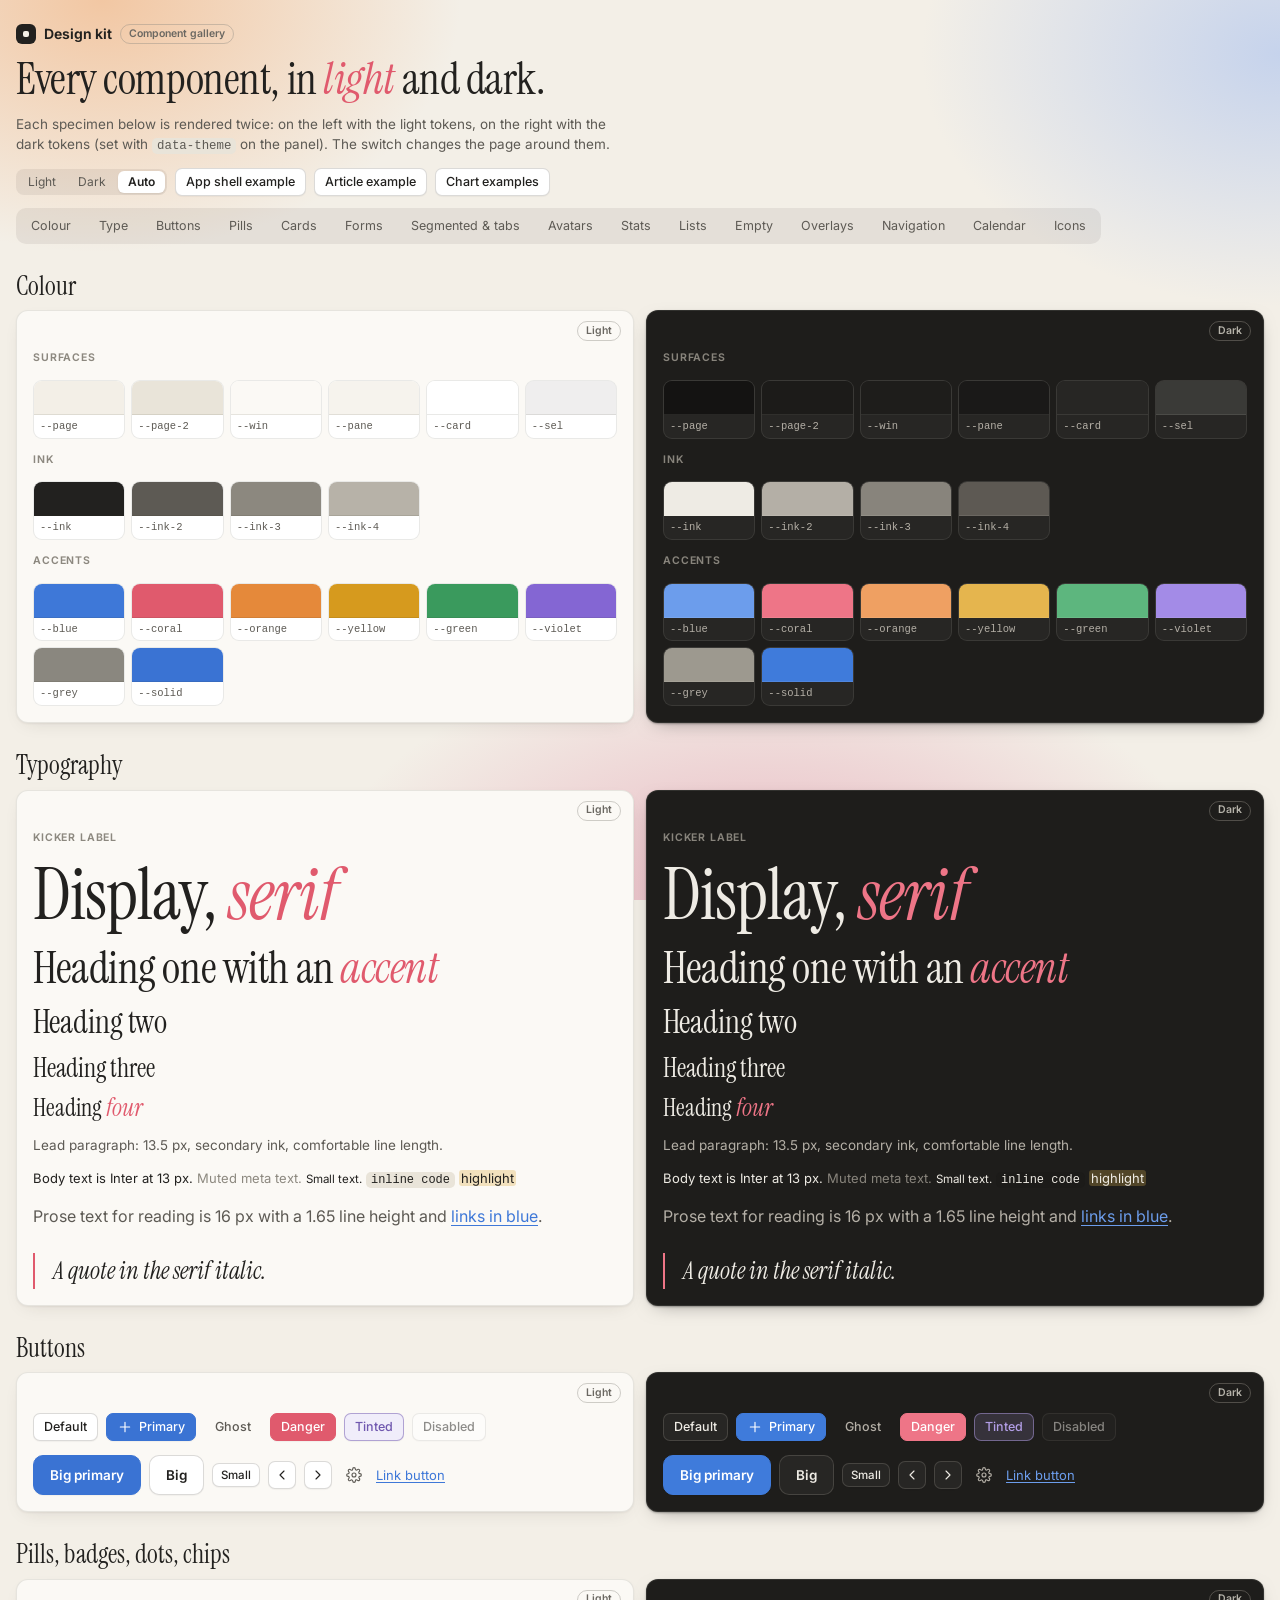
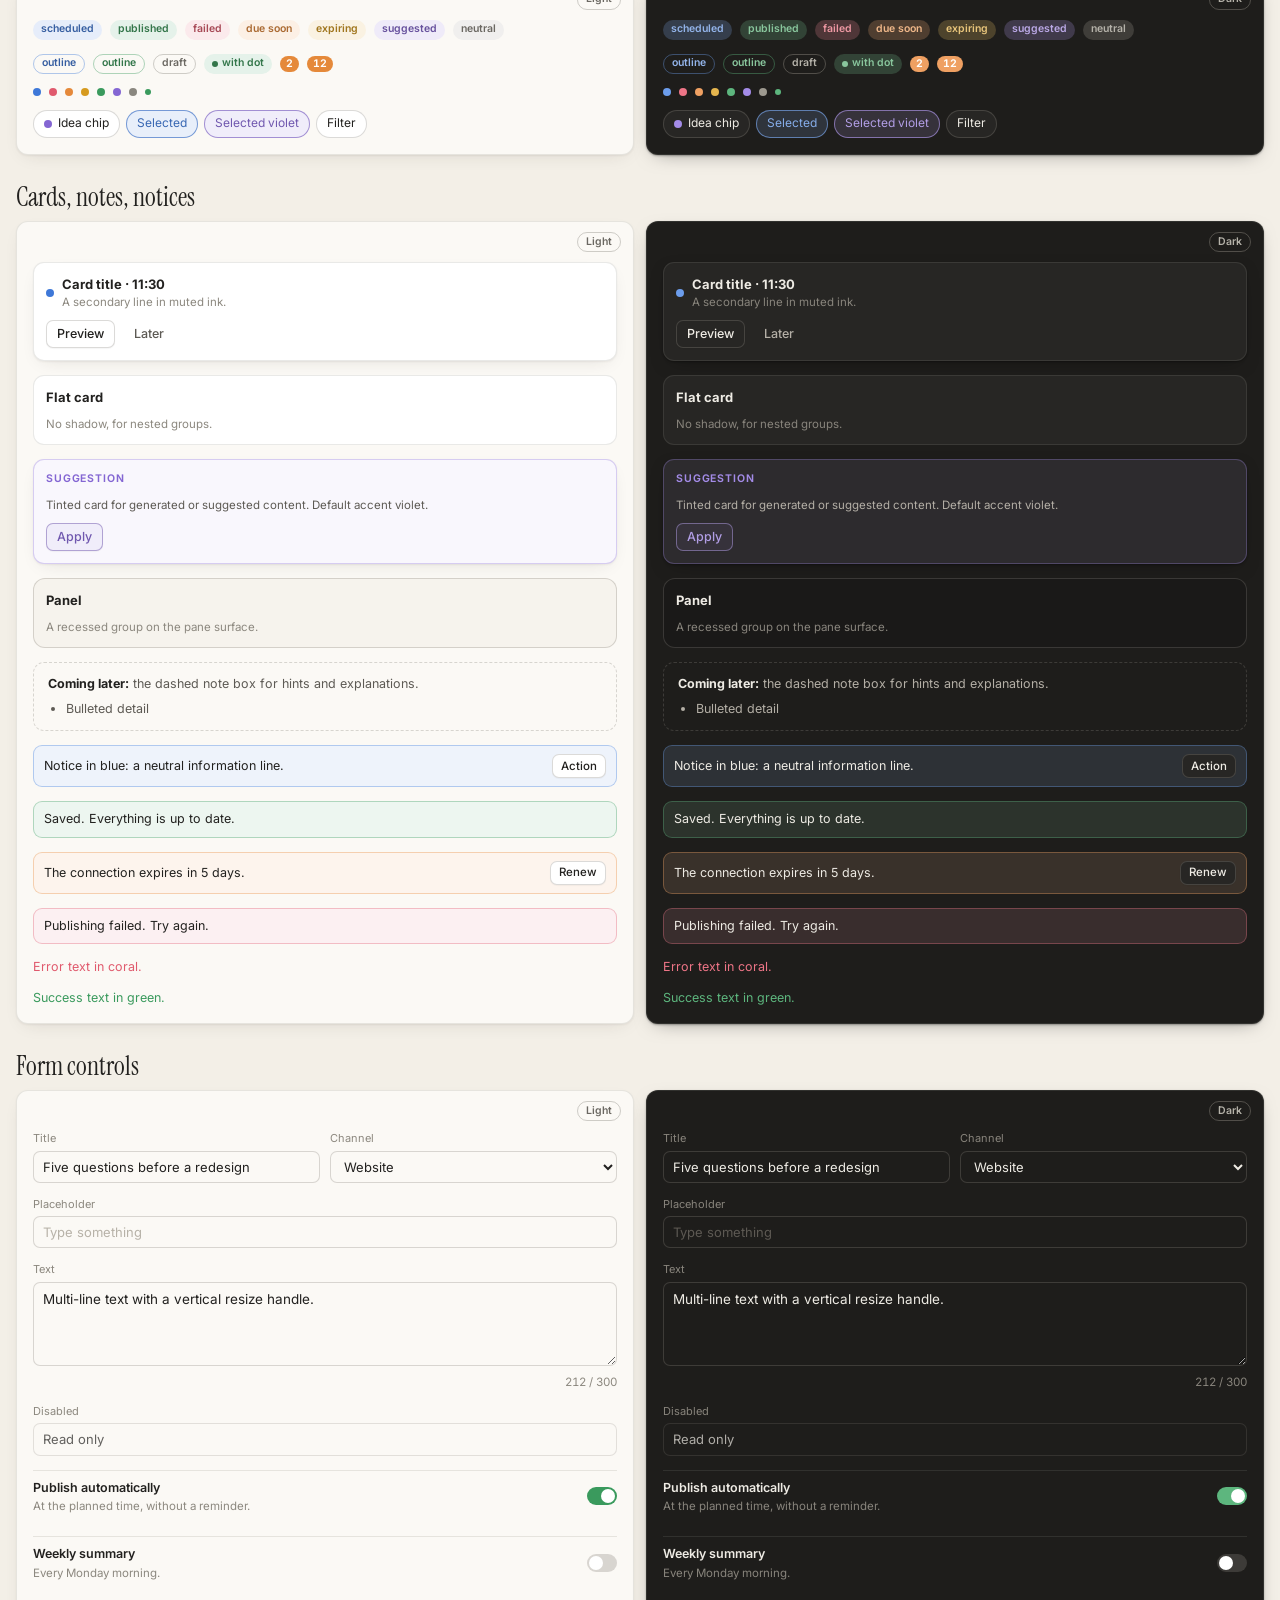
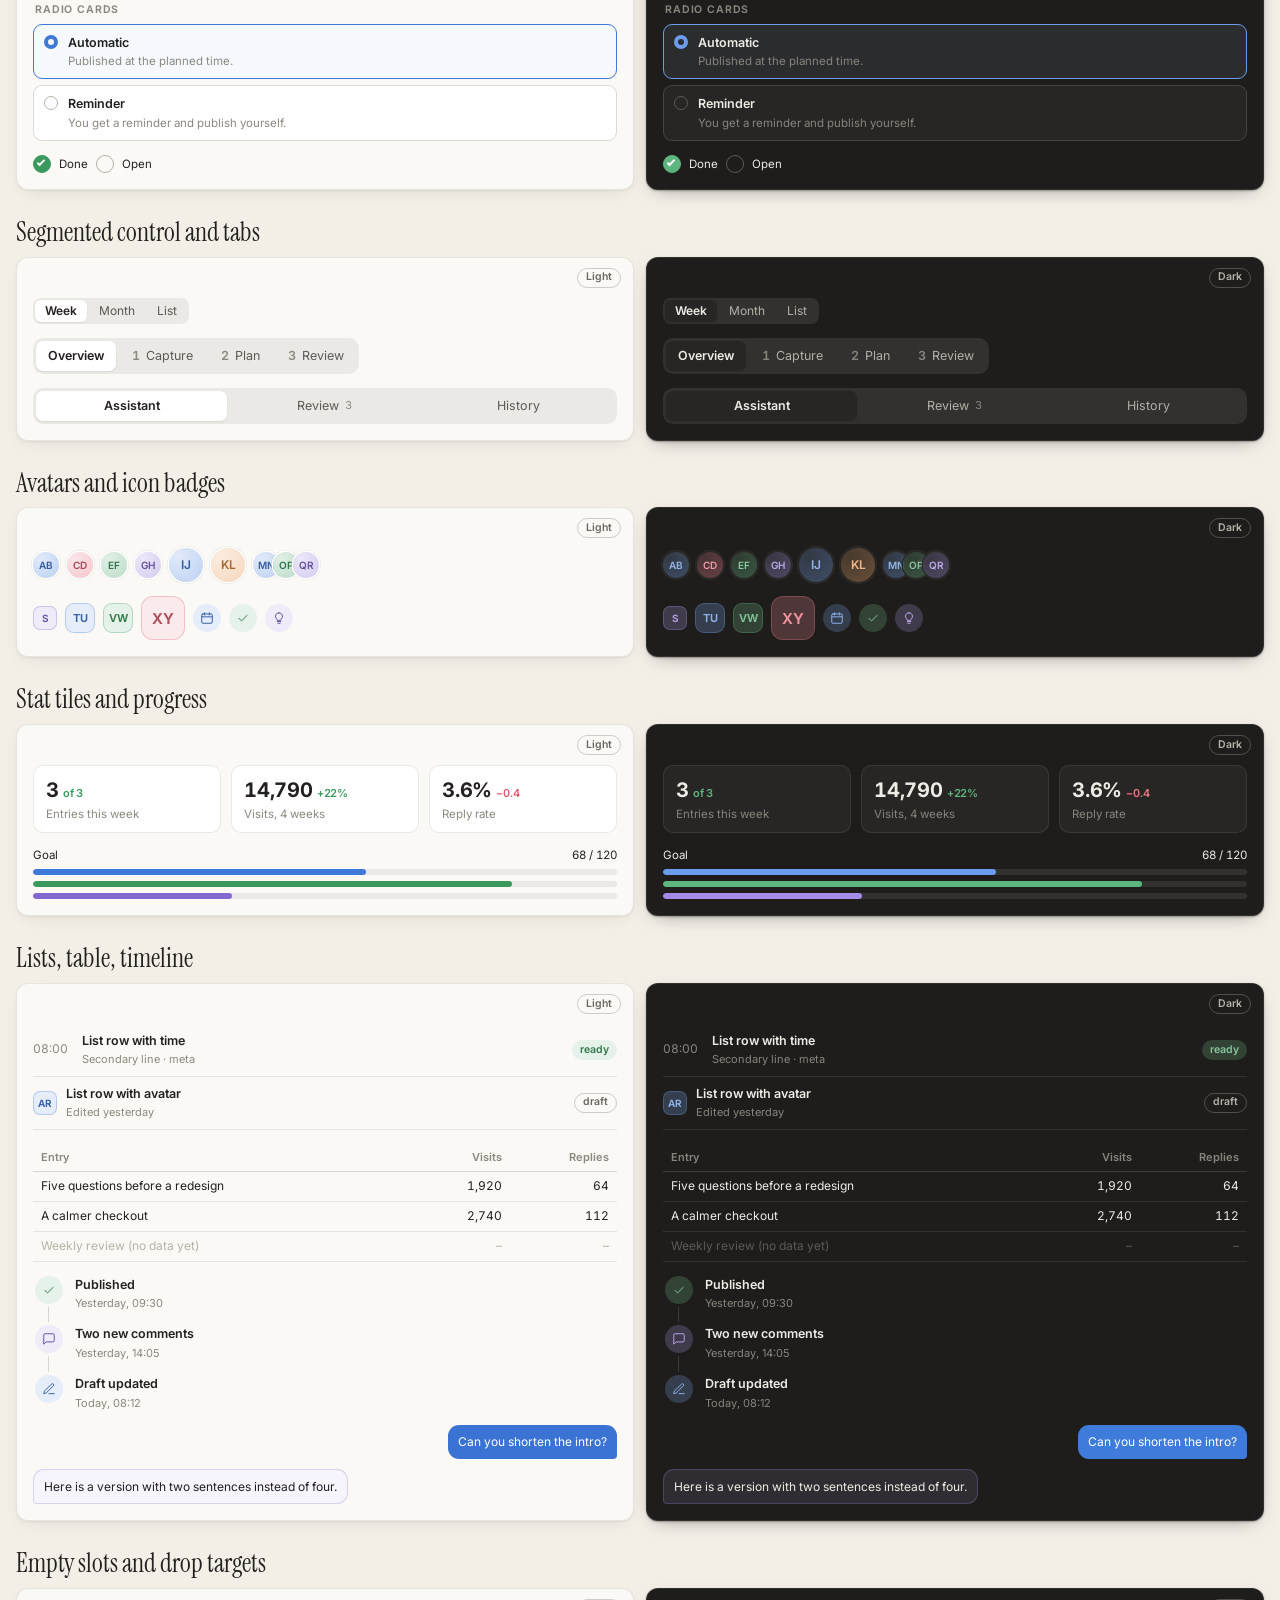
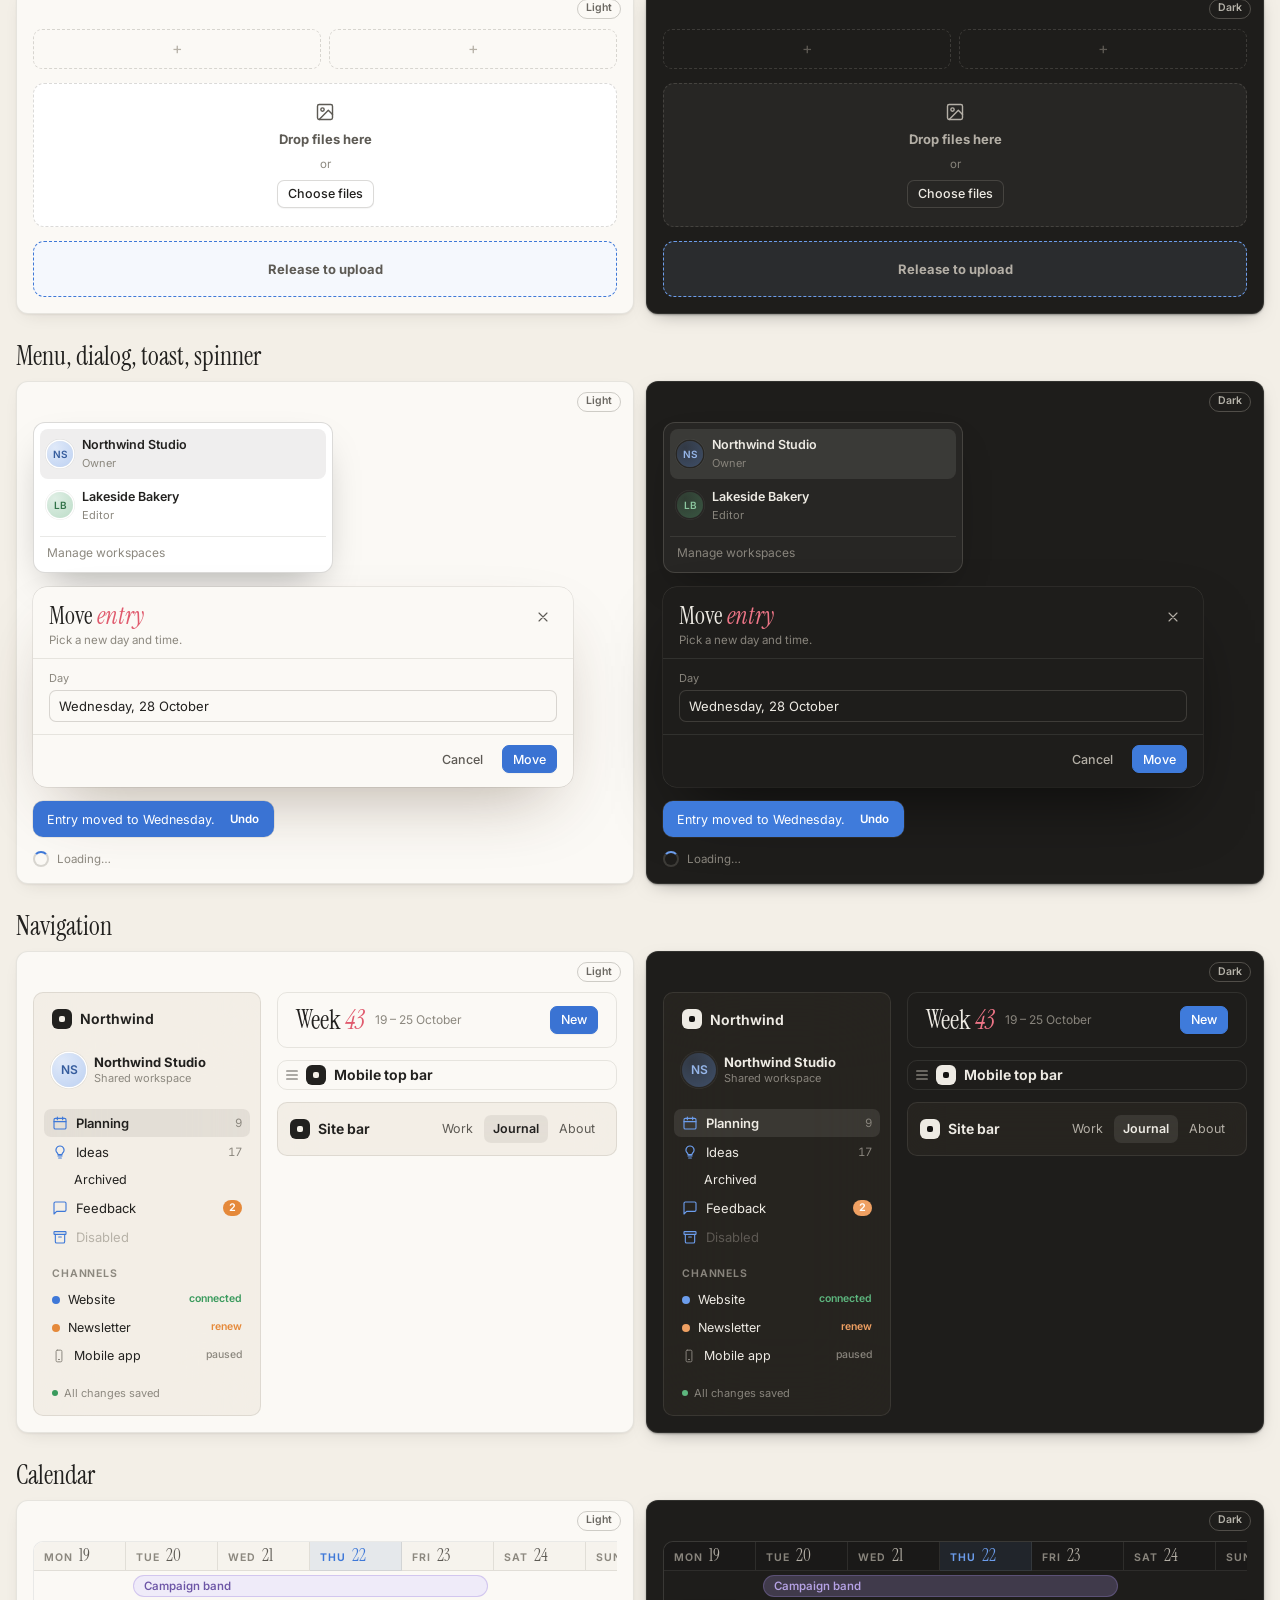
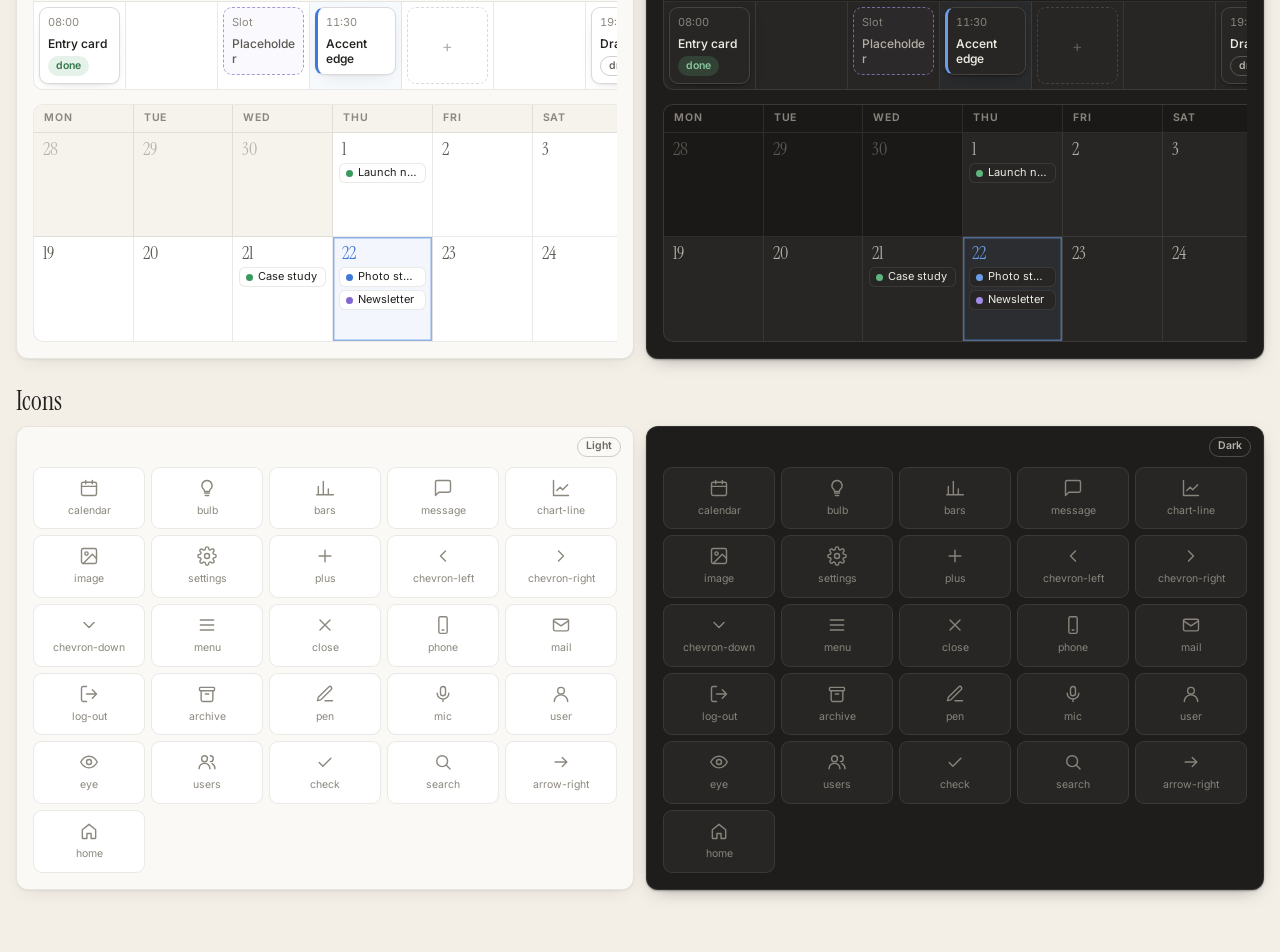
<file: examples/index.html>
<!doctype html>
<html lang="en">
<head>
  <meta charset="utf-8">
  <meta name="viewport" content="width=device-width, initial-scale=1">
  <meta name="color-scheme" content="light dark">
  <title>Component Gallery</title>
  <link rel="preconnect" href="https://fonts.googleapis.com">
  <link rel="preconnect" href="https://fonts.gstatic.com" crossorigin>
  <link rel="stylesheet" href="https://fonts.googleapis.com/css2?family=Instrument+Serif:ital@0;1&family=Inter:wght@400;500;600;700&display=swap">
  <link rel="stylesheet" href="../css/tokens.css">
  <link rel="stylesheet" href="../css/base.css">
  <link rel="stylesheet" href="../css/components.css">
  <script src="../js/theme.js"></script>
  <script src="../icons/icons.js" defer></script>
  <style>
    /* Gallery chrome only (not part of the kit). */
    .g-wrap { width: min(1400px, 100% - 32px); margin: 0 auto; padding: 24px 0 64px; display: flex; flex-direction: column; gap: 28px; }
    .g-head { display: flex; flex-direction: column; gap: 12px; }
    .g-sec { display: flex; flex-direction: column; gap: 10px; scroll-margin-top: 16px; }
    .g-sec > h2 { font-size: 26px; }
    .g-pair { display: grid; grid-template-columns: repeat(2, minmax(0, 1fr)); gap: 12px; }
    .g-pane { background: var(--win); border: 1px solid var(--line); border-radius: 12px; padding: 16px; display: flex; flex-direction: column; gap: 14px; min-width: 0; position: relative; box-shadow: var(--shadow-card); }
    .g-pane { padding-top: 40px; }
    .g-pane > .g-tag { position: absolute; top: 10px; right: 12px; }
    .g-pane > .seg { align-self: flex-start; }
    .g-pane.on-page { background: var(--page); }
    @media (max-width: 900px) { .g-pair { grid-template-columns: minmax(0, 1fr); } }
    /* Show the sidebar statically inside a specimen, also on small screens. */
    .g-pane .side { position: static !important; transform: none !important; visibility: visible !important; height: auto; width: 228px; max-width: 100%; box-shadow: none; border: 1px solid var(--line); border-radius: 10px; background: var(--side); }
    .g-icons { display: grid; grid-template-columns: repeat(auto-fill, minmax(96px, 1fr)); gap: 6px; }
    .g-icons > div { display: flex; flex-direction: column; align-items: center; gap: 6px; padding: 10px 4px; border-radius: 9px; border: 1px solid var(--line); background: var(--card); font-size: 10.5px; color: var(--ink-3); text-align: center; overflow-wrap: anywhere; }
    .g-swatch { display: grid; grid-template-columns: repeat(auto-fill, minmax(92px, 1fr)); gap: 6px; }
    .g-swatch > div { border: 1px solid var(--line); border-radius: 9px; overflow: hidden; background: var(--card); font-size: 10.5px; }
    .g-swatch i { display: block; height: 34px; background: var(--s); border-bottom: 1px solid var(--line); }
    .g-swatch span { display: block; padding: 4px 6px; color: var(--ink-2); font-family: var(--mono); }
  </style>
</head>
<body>
<div class="g-wrap">

  <header class="g-head">
    <a class="brand" href="#"><span class="brand-mark" aria-hidden="true"></span>Design kit <span class="pill out">Component gallery</span></a>
    <h1>Every component, in <em>light</em> and dark.</h1>
    <p class="lead">Each specimen below is rendered twice: on the left with the light tokens, on the right with the dark tokens (set with <code>data-theme</code> on the panel). The switch changes the page around them.</p>
    <div class="row wrap">
      <span class="seg" role="group" aria-label="Page theme">
        <button data-theme-set="light">Light</button><button data-theme-set="dark">Dark</button><button data-theme-set="system">Auto</button>
      </span>
      <a class="btn" href="app-shell.html">App shell example</a>
      <a class="btn" href="article.html">Article example</a>
      <a class="btn" href="charts.html">Chart examples</a>
    </div>
    <nav class="tabs" aria-label="Sections">
      <a href="#colour">Colour</a><a href="#type">Type</a><a href="#buttons">Buttons</a><a href="#pills">Pills</a>
      <a href="#cards">Cards</a><a href="#forms">Forms</a><a href="#seg">Segmented &amp; tabs</a><a href="#avatars">Avatars</a>
      <a href="#stats">Stats</a><a href="#lists">Lists</a><a href="#empty">Empty</a><a href="#overlays">Overlays</a>
      <a href="#nav">Navigation</a><a href="#calendar">Calendar</a><a href="#icons">Icons</a>
    </nav>
  </header>

  <!-- ============ Colour ============ -->
  <section class="g-sec" id="colour">
    <h2>Colour</h2>
    <div class="g-spec">
      <span class="label">Surfaces</span>
      <div class="g-swatch">
        <div><i style="--s: var(--page)"></i><span>--page</span></div><div><i style="--s: var(--page-2)"></i><span>--page-2</span></div>
        <div><i style="--s: var(--win)"></i><span>--win</span></div><div><i style="--s: var(--pane)"></i><span>--pane</span></div>
        <div><i style="--s: var(--card)"></i><span>--card</span></div><div><i style="--s: var(--sel)"></i><span>--sel</span></div>
      </div>
      <span class="label">Ink</span>
      <div class="g-swatch">
        <div><i style="--s: var(--ink)"></i><span>--ink</span></div><div><i style="--s: var(--ink-2)"></i><span>--ink-2</span></div>
        <div><i style="--s: var(--ink-3)"></i><span>--ink-3</span></div><div><i style="--s: var(--ink-4)"></i><span>--ink-4</span></div>
      </div>
      <span class="label">Accents</span>
      <div class="g-swatch">
        <div><i style="--s: var(--blue)"></i><span>--blue</span></div><div><i style="--s: var(--coral)"></i><span>--coral</span></div>
        <div><i style="--s: var(--orange)"></i><span>--orange</span></div><div><i style="--s: var(--yellow)"></i><span>--yellow</span></div>
        <div><i style="--s: var(--green)"></i><span>--green</span></div><div><i style="--s: var(--violet)"></i><span>--violet</span></div>
        <div><i style="--s: var(--grey)"></i><span>--grey</span></div><div><i style="--s: var(--solid)"></i><span>--solid</span></div>
      </div>
    </div>
  </section>

  <!-- ============ Type ============ -->
  <section class="g-sec" id="type">
    <h2>Typography</h2>
    <div class="g-spec">
      <span class="kicker">Kicker label</span>
      <div class="display">Display, <em>serif</em></div>
      <h1>Heading one with an <em>accent</em></h1>
      <h2>Heading two</h2>
      <h3>Heading three</h3>
      <h4>Heading <em>four</em></h4>
      <p class="lead">Lead paragraph: 13.5 px, secondary ink, comfortable line length.</p>
      <p>Body text is Inter at 13 px. <span class="muted">Muted meta text.</span> <span class="small">Small text.</span> <code>inline code</code> <mark>highlight</mark></p>
      <div class="prose"><p>Prose text for reading is 16 px with a 1.65 line height and <a href="#">links in blue</a>.</p><blockquote>A quote in the serif italic.</blockquote></div>
    </div>
  </section>

  <!-- ============ Buttons ============ -->
  <section class="g-sec" id="buttons">
    <h2>Buttons</h2>
    <div class="g-spec">
      <div class="row wrap">
        <button class="btn">Default</button>
        <button class="btn primary"><svg class="ic" aria-hidden="true"><use href="#i-plus"/></svg>Primary</button>
        <button class="btn ghost">Ghost</button>
        <button class="btn danger">Danger</button>
        <button class="btn tint">Tinted</button>
        <button class="btn" disabled>Disabled</button>
      </div>
      <div class="row wrap">
        <button class="btn big primary">Big primary</button>
        <button class="btn big">Big</button>
        <button class="btn sm">Small</button>
        <button class="btn icon" aria-label="Previous"><svg class="ic" aria-hidden="true"><use href="#i-chevron-left"/></svg></button>
        <button class="btn icon" aria-label="Next"><svg class="ic" aria-hidden="true"><use href="#i-chevron-right"/></svg></button>
        <button class="btn ghost icon" aria-label="Settings"><svg class="ic" aria-hidden="true"><use href="#i-settings"/></svg></button>
        <button class="linkbtn">Link button</button>
      </div>
    </div>
  </section>

  <!-- ============ Pills ============ -->
  <section class="g-sec" id="pills">
    <h2>Pills, badges, dots, chips</h2>
    <div class="g-spec">
      <div class="row wrap">
        <span class="pill c-blue">scheduled</span><span class="pill c-green">published</span><span class="pill c-coral">failed</span>
        <span class="pill c-orange">due soon</span><span class="pill c-yellow">expiring</span><span class="pill c-violet">suggested</span><span class="pill">neutral</span>
      </div>
      <div class="row wrap">
        <span class="pill out c-blue">outline</span><span class="pill out c-green">outline</span><span class="pill out">draft</span>
        <span class="pill c-green"><span class="dot"></span>with dot</span>
        <span class="badge">2</span><span class="badge">12</span>
      </div>
      <div class="row wrap">
        <span class="dot c-blue"></span><span class="dot c-coral"></span><span class="dot c-orange"></span><span class="dot c-yellow"></span>
        <span class="dot c-green"></span><span class="dot c-violet"></span><span class="dot"></span><span class="dot sm c-green"></span>
      </div>
      <div class="chips">
        <button class="chip" aria-pressed="false"><span class="dot c-violet"></span>Idea chip</button>
        <button class="chip" aria-pressed="true">Selected</button>
        <button class="chip c-violet" aria-pressed="true">Selected violet</button>
        <button class="chip" aria-pressed="false">Filter</button>
      </div>
    </div>
  </section>

  <!-- ============ Cards ============ -->
  <section class="g-sec" id="cards">
    <h2>Cards, notes, notices</h2>
    <div class="g-spec">
      <div class="card">
        <div class="row"><span class="dot c-blue"></span><div><b>Card title · 11:30</b><div class="muted small">A secondary line in muted ink.</div></div></div>
        <div class="row wrap"><button class="btn">Preview</button><button class="btn ghost">Later</button></div>
      </div>
      <div class="card flat"><b>Flat card</b><span class="muted small">No shadow, for nested groups.</span></div>
      <div class="card tinted">
        <span class="label">Suggestion</span>
        <span class="small" style="color: var(--ink-2)">Tinted card for generated or suggested content. Default accent violet.</span>
        <button class="btn tint" style="align-self: flex-start">Apply</button>
      </div>
      <div class="panel"><b>Panel</b><span class="muted small">A recessed group on the pane surface.</span></div>
      <div class="note"><b>Coming later:</b> the dashed note box for hints and explanations.<ul><li>Bulleted detail</li></ul></div>
      <div class="notice"><span>Notice in blue: a neutral information line.</span><button class="btn sm">Action</button></div>
      <div class="notice c-green"><span>Saved. Everything is up to date.</span></div>
      <div class="notice c-orange"><span>The connection expires in 5 days.</span><button class="btn sm">Renew</button></div>
      <div class="notice c-coral"><span>Publishing failed. Try again.</span></div>
      <p class="error">Error text in coral.</p><p class="ok">Success text in green.</p>
    </div>
  </section>

  <!-- ============ Forms ============ -->
  <section class="g-sec" id="forms">
    <h2>Form controls</h2>
    <div class="g-spec">
      <div class="form-grid">
        <label class="field">Title<input class="input" value="Five questions before a redesign"></label>
        <label class="field">Channel<select class="input"><option>Website</option><option>Newsletter</option></select></label>
      </div>
      <label class="field">Placeholder<input class="input" placeholder="Type something"></label>
      <label class="field">Text<textarea class="input textarea" rows="3">Multi-line text with a vertical resize handle.</textarea></label>
      <div class="counter">212 / 300</div>
      <label class="field">Disabled<input class="input" value="Read only" disabled></label>
      <div class="setting"><div><b>Publish automatically</b><span>At the planned time, without a reminder.</span></div><input type="checkbox" class="toggle" checked aria-label="Publish automatically"></div>
      <div class="setting"><div><b>Weekly summary</b><span>Every Monday morning.</span></div><input type="checkbox" class="toggle" aria-label="Weekly summary"></div>
      <fieldset class="radios">
        <legend class="label" style="margin-bottom: 6px">Radio cards</legend>
        <label class="radio"><input type="radio" name="mode" checked><i></i><div><b>Automatic</b><span>Published at the planned time.</span></div></label>
        <label class="radio"><input type="radio" name="mode"><i></i><div><b>Reminder</b><span>You get a reminder and publish yourself.</span></div></label>
      </fieldset>
      <div class="row"><span class="check on"></span><span class="small">Done</span><span class="check"></span><span class="small">Open</span></div>
    </div>
  </section>

  <!-- ============ Segmented & tabs ============ -->
  <section class="g-sec" id="seg">
    <h2>Segmented control and tabs</h2>
    <div class="g-spec">
      <div class="seg" role="group" aria-label="Range"><button aria-pressed="true">Week</button><button aria-pressed="false">Month</button><button aria-pressed="false">List</button></div>
      <div class="tabs" role="tablist" aria-label="Views">
        <button role="tab" aria-selected="true">Overview</button>
        <button role="tab" aria-selected="false"><span class="count">1</span>Capture</button>
        <button role="tab" aria-selected="false"><span class="count">2</span>Plan</button>
        <button role="tab" aria-selected="false"><span class="count">3</span>Review</button>
      </div>
      <div class="tabs fill" role="tablist" aria-label="Side panel">
        <button role="tab" aria-selected="true">Assistant</button>
        <button role="tab" aria-selected="false">Review <span class="count">3</span></button>
        <button role="tab" aria-selected="false">History</button>
      </div>
    </div>
  </section>

  <!-- ============ Avatars ============ -->
  <section class="g-sec" id="avatars">
    <h2>Avatars and icon badges</h2>
    <div class="g-spec">
      <div class="row wrap">
        <span class="avatar">AB</span><span class="avatar c-coral">CD</span><span class="avatar c-green">EF</span><span class="avatar c-violet">GH</span>
        <span class="avatar lg">IJ</span><span class="avatar lg c-orange">KL</span>
        <span class="avatars"><span class="avatar">MN</span><span class="avatar c-green">OP</span><span class="avatar c-violet">QR</span></span>
      </div>
      <div class="row wrap">
        <span class="avatar square sm c-violet">S</span><span class="avatar square">TU</span><span class="avatar square c-green">VW</span><span class="avatar square lg c-coral">XY</span>
        <span class="icon-badge"><svg class="ic" aria-hidden="true"><use href="#i-calendar"/></svg></span>
        <span class="icon-badge c-green"><svg class="ic" aria-hidden="true"><use href="#i-check"/></svg></span>
        <span class="icon-badge c-violet"><svg class="ic" aria-hidden="true"><use href="#i-bulb"/></svg></span>
      </div>
    </div>
  </section>

  <!-- ============ Stats ============ -->
  <section class="g-sec" id="stats">
    <h2>Stat tiles and progress</h2>
    <div class="g-spec">
      <div class="stats">
        <div class="stat"><b>3<span class="delta">of 3</span></b><span>Entries this week</span></div>
        <div class="stat"><b>14,790<span class="delta">+22%</span></b><span>Visits, 4 weeks</span></div>
        <div class="stat"><b>3.6%<span class="delta down">−0.4</span></b><span>Reply rate</span></div>
      </div>
      <div class="stack tight">
        <div class="row"><span class="small">Goal</span><span class="sp"></span><span class="small num">68 / 120</span></div>
        <div class="progress"><i style="width: 57%"></i></div>
        <div class="progress c-green"><i style="width: 82%"></i></div>
        <div class="progress c-violet"><i style="width: 34%"></i></div>
      </div>
    </div>
  </section>

  <!-- ============ Lists ============ -->
  <section class="g-sec" id="lists">
    <h2>Lists, table, timeline</h2>
    <div class="g-spec">
      <div class="list">
        <a class="list-row" href="#"><span class="time">08:00</span><div><b>List row with time</b><small>Secondary line · meta</small></div><span class="pill c-green">ready</span></a>
        <a class="list-row" href="#"><span class="avatar square sm c-blue">AR</span><div><b>List row with avatar</b><small>Edited yesterday</small></div><span class="pill out">draft</span></a>
      </div>
      <div class="table-wrap">
        <table class="table">
          <thead><tr><th>Entry</th><th class="r">Visits</th><th class="r">Replies</th></tr></thead>
          <tbody>
            <tr><td>Five questions before a redesign</td><td class="r">1,920</td><td class="r">64</td></tr>
            <tr><td>A calmer checkout</td><td class="r">2,740</td><td class="r">112</td></tr>
            <tr class="dim"><td>Weekly review (no data yet)</td><td class="r">–</td><td class="r">–</td></tr>
          </tbody>
        </table>
      </div>
      <ol class="timeline">
        <li><span class="node c-green"><svg class="ic" aria-hidden="true"><use href="#i-check"/></svg></span><div><b>Published</b><small>Yesterday, 09:30</small></div></li>
        <li><span class="node c-violet"><svg class="ic" aria-hidden="true"><use href="#i-message"/></svg></span><div><b>Two new comments</b><small>Yesterday, 14:05</small></div></li>
        <li><span class="node"><svg class="ic" aria-hidden="true"><use href="#i-pen"/></svg></span><div><b>Draft updated</b><small>Today, 08:12</small></div></li>
      </ol>
      <div class="thread">
        <div class="bubble me">Can you shorten the intro?</div>
        <div class="bubble them">Here is a version with two sentences instead of four.</div>
      </div>
    </div>
  </section>

  <!-- ============ Empty ============ -->
  <section class="g-sec" id="empty">
    <h2>Empty slots and drop targets</h2>
    <div class="g-spec">
      <div class="row"><button class="empty" aria-label="Add">+</button><button class="empty" aria-label="Add">+</button></div>
      <div class="dropzone"><svg class="ic lg" aria-hidden="true"><use href="#i-image"/></svg><b>Drop files here</b><span class="muted small">or</span><button class="btn">Choose files</button></div>
      <div class="dropzone over"><b>Release to upload</b></div>
    </div>
  </section>

  <!-- ============ Overlays ============ -->
  <section class="g-sec" id="overlays">
    <h2>Menu, dialog, toast, spinner</h2>
    <div class="g-spec">
      <div class="menu" role="menu" style="max-width: 300px">
        <button class="menu-item on" role="menuitemradio" aria-checked="true"><span class="avatar">NS</span><div><b>Northwind Studio</b><small>Owner</small></div></button>
        <button class="menu-item" role="menuitemradio" aria-checked="false"><span class="avatar c-green">LB</span><div><b>Lakeside Bakery</b><small>Editor</small></div></button>
        <a class="menu-foot" href="#">Manage workspaces</a>
      </div>
      <div class="dialog static" role="dialog" aria-label="Move entry">
        <div class="dialog-head"><div><h3 class="h4">Move <em>entry</em></h3><span class="muted small">Pick a new day and time.</span></div><span class="sp"></span><button class="btn ghost icon" aria-label="Close"><svg class="ic" aria-hidden="true"><use href="#i-close"/></svg></button></div>
        <div class="dialog-body"><label class="field">Day<input class="input" value="Wednesday, 28 October"></label></div>
        <div class="dialog-foot"><span class="sp"></span><button class="btn ghost">Cancel</button><button class="btn primary">Move</button></div>
      </div>
      <div class="toast static">Entry moved to Wednesday.<button class="btn ghost sm">Undo</button></div>
      <div class="row"><span class="spinner"></span><span class="muted small">Loading…</span></div>
    </div>
  </section>

  <!-- ============ Navigation ============ -->
  <section class="g-sec" id="nav">
    <h2>Navigation</h2>
    <div class="g-spec">
      <div class="row top wrap" style="gap: 16px">
        <aside class="side" aria-label="Sidebar specimen">
          <div class="side-head"><span class="brand"><span class="brand-mark" aria-hidden="true"></span>Northwind</span></div>
          <div class="account"><span class="avatar lg">NS</span><div><b>Northwind Studio</b><small>Shared workspace</small></div></div>
          <nav class="nav" aria-label="Specimen">
            <a class="nav-item on" href="#"><svg class="ic" aria-hidden="true"><use href="#i-calendar"/></svg>Planning<span class="count">9</span></a>
            <a class="nav-item" href="#"><svg class="ic" aria-hidden="true"><use href="#i-bulb"/></svg>Ideas<span class="count">17</span></a>
            <a class="nav-item sub" href="#">Archived</a>
            <a class="nav-item" href="#"><svg class="ic" aria-hidden="true"><use href="#i-message"/></svg>Feedback<span class="badge">2</span></a>
            <a class="nav-item muted" href="#"><svg class="ic" aria-hidden="true"><use href="#i-archive"/></svg>Disabled</a>
          </nav>
          <div>
            <div class="label side-label">Channels</div>
            <a class="nav-row" href="#"><span class="dot c-blue"></span>Website<span class="status">connected</span></a>
            <a class="nav-row" href="#"><span class="dot c-orange"></span>Newsletter<span class="status warn">renew</span></a>
            <div class="nav-row"><svg class="ic sm muted" aria-hidden="true"><use href="#i-phone"/></svg>Mobile app<span class="status off">paused</span></div>
          </div>
          <div class="side-foot"><span class="dot sm c-green"></span>All changes saved</div>
        </aside>
        <div class="stack" style="flex: 1 1 260px">
          <div class="topbar" style="border: 1px solid var(--line); border-radius: 10px">
            <h3 class="title">Week <em>43</em></h3><span class="sub">19 – 25 October</span><span class="sp"></span><button class="btn primary">New</button>
          </div>
          <div class="mobile-bar" style="display: flex; border: 1px solid var(--line); border-radius: 10px; position: static">
            <button class="btn ghost icon" aria-label="Open menu"><svg class="ic" aria-hidden="true"><use href="#i-menu"/></svg></button>
            <span class="brand"><span class="brand-mark" aria-hidden="true"></span>Mobile top bar</span>
          </div>
          <div class="site-bar" style="position: static; border: 1px solid var(--line); border-radius: 10px">
            <div class="container" style="width: auto; padding-inline: 12px"><span class="brand"><span class="brand-mark" aria-hidden="true"></span>Site bar</span><span class="sp"></span>
              <nav class="site-nav" aria-label="Specimen"><a href="#">Work</a><a href="#" aria-current="page">Journal</a><a href="#">About</a></nav></div>
          </div>
        </div>
      </div>
    </div>
  </section>

  <!-- ============ Calendar ============ -->
  <section class="g-sec" id="calendar">
    <h2>Calendar</h2>
    <div class="g-spec">
      <div class="scroll-x" tabindex="0" aria-label="Week grid">
        <div class="week compact">
          <div class="day-head"><span class="wd">Mon</span><span class="n">19</span></div>
          <div class="day-head"><span class="wd">Tue</span><span class="n">20</span></div>
          <div class="day-head"><span class="wd">Wed</span><span class="n">21</span></div>
          <div class="day-head today"><span class="wd">Thu</span><span class="n">22</span></div>
          <div class="day-head"><span class="wd">Fri</span><span class="n">23</span></div>
          <div class="day-head"><span class="wd">Sat</span><span class="n">24</span></div>
          <div class="day-head"><span class="wd">Sun</span><span class="n">25</span></div>
          <div class="band"><span class="span-bar" style="grid-column: 2 / span 4">Campaign band</span></div>
          <div class="day"><a class="event" href="#"><span class="time">08:00</span><p>Entry card</p><span class="pill c-green">done</span></a></div>
          <div class="day"></div>
          <div class="day"><div class="event placeholder c-violet"><span class="time">Slot</span><p>Placeholder</p></div></div>
          <div class="day today"><a class="event edge c-blue" href="#"><span class="time">11:30</span><p>Accent edge</p></a></div>
          <div class="day"><button class="empty" aria-label="Add">+</button></div>
          <div class="day"></div>
          <div class="day"><a class="event" href="#"><span class="time">19:00</span><p>Draft</p><span class="pill out">draft</span></a></div>
        </div>
      </div>
      <div class="scroll-x" tabindex="0" aria-label="Month grid">
        <div class="month">
          <div class="month-head">Mon</div><div class="month-head">Tue</div><div class="month-head">Wed</div><div class="month-head">Thu</div><div class="month-head">Fri</div><div class="month-head">Sat</div><div class="month-head">Sun</div>
          <div class="month-day out"><span class="n">28</span></div><div class="month-day out"><span class="n">29</span></div><div class="month-day out"><span class="n">30</span></div>
          <div class="month-day"><span class="n">1</span><a class="mini-event" href="#"><span class="dot c-green"></span><span class="tt">Launch notes</span></a></div>
          <div class="month-day"><span class="n">2</span></div><div class="month-day"><span class="n">3</span></div><div class="month-day"><span class="n">4</span></div>
          <div class="month-day"><span class="n">19</span></div><div class="month-day"><span class="n">20</span></div>
          <div class="month-day"><span class="n">21</span><a class="mini-event" href="#"><span class="dot c-green"></span><span class="tt">Case study</span></a></div>
          <div class="month-day today"><span class="n">22</span><a class="mini-event" href="#"><span class="dot c-blue"></span><span class="tt">Photo story</span></a><a class="mini-event" href="#"><span class="dot c-violet"></span><span class="tt">Newsletter</span></a></div>
          <div class="month-day"><span class="n">23</span></div><div class="month-day"><span class="n">24</span></div><div class="month-day"><span class="n">25</span></div>
        </div>
      </div>
    </div>
  </section>

  <!-- ============ Icons ============ -->
  <section class="g-sec" id="icons">
    <h2>Icons</h2>
    <div class="g-spec">
      <div class="g-icons" id="icon-list"></div>
    </div>
  </section>
</div>

<script>
  // Gallery only: render the icon list, then show every specimen in a light and a dark panel.
  (function () {
    var names = ['calendar','bulb','bars','message','chart-line','image','settings','plus','chevron-left','chevron-right','chevron-down','menu','close','phone','mail','log-out','archive','pen','mic','user','eye','users','check','search','arrow-right','home'];
    var list = document.getElementById('icon-list');
    list.removeAttribute('id');
    names.forEach(function (n) {
      var d = document.createElement('div');
      d.innerHTML = '<svg class="ic lg" aria-hidden="true"><use href="#i-' + n + '"/></svg>' + n;
      list.appendChild(d);
    });

    var specs = document.querySelectorAll('.g-spec');
    Array.prototype.forEach.call(specs, function (spec, i) {
      var pair = document.createElement('div');
      pair.className = 'g-pair';
      var copy = spec.cloneNode(true);
      ['light', 'dark'].forEach(function (theme) {
        var pane = document.createElement('div');
        pane.className = 'g-pane';
        pane.setAttribute('data-theme', theme);
        pane.innerHTML = '<span class="pill out g-tag">' + (theme === 'light' ? 'Light' : 'Dark') + '</span>';
        var body = theme === 'light' ? spec : copy;
        while (body.firstChild) pane.appendChild(body.firstChild);
        // Keep radio groups separate per panel.
        Array.prototype.forEach.call(pane.querySelectorAll('input[type=radio]'), function (r) { r.name = r.name + '-' + theme + i; });
        pair.appendChild(pane);
      });
      spec.replaceWith(pair);
    });
  })();
</script>
</body>
</html>
</file>
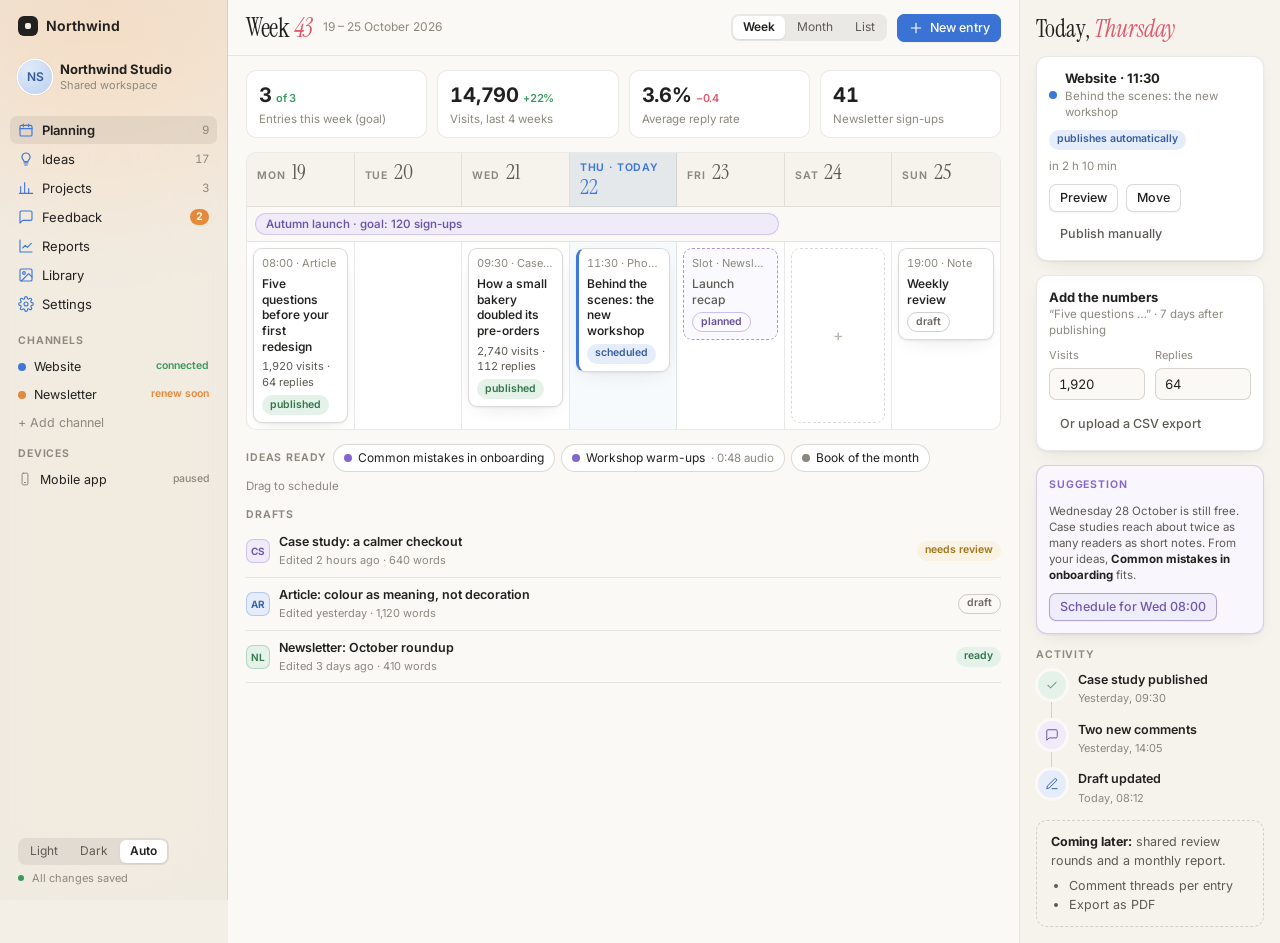
<file: examples/app-shell.html>
<!doctype html>
<html lang="en">
<head>
  <meta charset="utf-8">
  <meta name="viewport" content="width=device-width, initial-scale=1">
  <meta name="color-scheme" content="light dark">
  <title>Studio Dashboard</title>
  <link rel="preconnect" href="https://fonts.googleapis.com">
  <link rel="preconnect" href="https://fonts.gstatic.com" crossorigin>
  <link rel="stylesheet" href="https://fonts.googleapis.com/css2?family=Instrument+Serif:ital@0;1&family=Inter:wght@400;500;600;700&display=swap">
  <link rel="stylesheet" href="../css/tokens.css">
  <link rel="stylesheet" href="../css/base.css">
  <link rel="stylesheet" href="../css/components.css">
  <script src="../js/theme.js"></script>
  <script src="../icons/icons.js" defer></script>
</head>
<body>
<div class="app">

  <!-- Mobile top bar (shown below 760px) -->
  <header class="mobile-bar">
    <button class="btn ghost icon" data-sidebar-open aria-label="Open menu" aria-expanded="false">
      <svg class="ic" aria-hidden="true"><use href="#i-menu"/></svg>
    </button>
    <a class="brand" href="index.html"><span class="brand-mark" aria-hidden="true"></span>Northwind</a>
  </header>
  <div class="scrim" hidden></div>

  <!-- Sidebar -->
  <aside class="side" aria-label="Sidebar">
    <div class="side-head">
      <a class="brand" href="index.html"><span class="brand-mark" aria-hidden="true"></span>Northwind</a>
      <span class="sp"></span>
      <button class="btn ghost icon only-mobile" data-sidebar-close aria-label="Close menu">
        <svg class="ic" aria-hidden="true"><use href="#i-close"/></svg>
      </button>
    </div>

    <div class="account">
      <span class="avatar lg">NS</span>
      <div><b>Northwind Studio</b><small>Shared workspace</small></div>
    </div>

    <nav class="nav" aria-label="Sections">
      <a class="nav-item" href="#" aria-current="page"><svg class="ic" aria-hidden="true"><use href="#i-calendar"/></svg>Planning<span class="count">9</span></a>
      <a class="nav-item" href="#"><svg class="ic" aria-hidden="true"><use href="#i-bulb"/></svg>Ideas<span class="count">17</span></a>
      <a class="nav-item" href="#"><svg class="ic" aria-hidden="true"><use href="#i-bars"/></svg>Projects<span class="count">3</span></a>
      <a class="nav-item" href="#"><svg class="ic" aria-hidden="true"><use href="#i-message"/></svg>Feedback<span class="badge">2</span></a>
      <a class="nav-item" href="#"><svg class="ic" aria-hidden="true"><use href="#i-chart-line"/></svg>Reports</a>
      <a class="nav-item" href="#"><svg class="ic" aria-hidden="true"><use href="#i-image"/></svg>Library</a>
      <a class="nav-item" href="#"><svg class="ic" aria-hidden="true"><use href="#i-settings"/></svg>Settings</a>
    </nav>

    <div>
      <div class="label side-label">Channels</div>
      <a class="nav-row" href="#"><span class="dot c-blue"></span>Website<span class="status">connected</span></a>
      <a class="nav-row" href="#"><span class="dot c-orange"></span>Newsletter<span class="status warn">renew soon</span></a>
      <div class="nav-row muted">+ Add channel</div>
      <div class="label side-label">Devices</div>
      <div class="nav-row"><svg class="ic sm muted" aria-hidden="true"><use href="#i-phone"/></svg>Mobile app<span class="status off">paused</span></div>
    </div>

    <div class="side-foot">
      <span class="seg" role="group" aria-label="Theme">
        <button data-theme-set="light">Light</button><button data-theme-set="dark">Dark</button><button data-theme-set="system">Auto</button>
      </span>
      <span class="row"><span class="dot sm c-green"></span>All changes saved</span>
    </div>
  </aside>

  <!-- Content -->
  <main class="content">
    <div class="view">
      <section class="view-main" aria-label="Week plan">
        <div class="topbar">
          <h1 class="title">Week <em>43</em></h1>
          <span class="sub">19 – 25 October 2026</span>
          <span class="sp"></span>
          <div class="seg" role="group" aria-label="Range">
            <button aria-pressed="true">Week</button><button aria-pressed="false">Month</button><button aria-pressed="false">List</button>
          </div>
          <button class="btn primary"><svg class="ic" aria-hidden="true"><use href="#i-plus"/></svg>New entry</button>
        </div>

        <div class="section">
          <div class="stats">
            <div class="stat"><b>3<span class="delta">of 3</span></b><span>Entries this week (goal)</span></div>
            <div class="stat"><b>14,790<span class="delta">+22%</span></b><span>Visits, last 4 weeks</span></div>
            <div class="stat"><b>3.6%<span class="delta down">−0.4</span></b><span>Average reply rate</span></div>
            <div class="stat"><b>41</b><span>Newsletter sign-ups</span></div>
          </div>
        </div>

        <div class="section scroll-x" tabindex="0" aria-label="Week grid, scrolls sideways on small screens">
          <div class="week">
            <div class="day-head"><span class="wd">Mon</span><span class="n">19</span></div>
            <div class="day-head"><span class="wd">Tue</span><span class="n">20</span></div>
            <div class="day-head"><span class="wd">Wed</span><span class="n">21</span></div>
            <div class="day-head today"><span class="wd">Thu · today</span><span class="n">22</span></div>
            <div class="day-head"><span class="wd">Fri</span><span class="n">23</span></div>
            <div class="day-head"><span class="wd">Sat</span><span class="n">24</span></div>
            <div class="day-head"><span class="wd">Sun</span><span class="n">25</span></div>

            <div class="band"><a class="span-bar" href="#" style="grid-column: 1 / span 5">Autumn launch · goal: 120 sign-ups</a></div>

            <div class="day">
              <a class="event" href="#"><span class="time">08:00 · Article</span><p>Five questions before your first redesign</p><span class="meta">1,920 visits · 64 replies</span><span class="pill c-green">published</span></a>
            </div>
            <div class="day"><button class="empty add" aria-label="Add entry on Tuesday">+</button></div>
            <div class="day">
              <a class="event" href="#"><span class="time">09:30 · Case study</span><p>How a small bakery doubled its pre-orders</p><span class="meta">2,740 visits · 112 replies</span><span class="pill c-green">published</span></a>
            </div>
            <div class="day today">
              <a class="event edge c-blue" href="#"><span class="time">11:30 · Photo story</span><p>Behind the scenes: the new workshop</p><span class="pill c-blue">scheduled</span></a>
              <button class="empty add" aria-label="Add entry on Thursday">+</button>
            </div>
            <div class="day">
              <div class="event placeholder c-violet"><span class="time">Slot · Newsletter</span><p>Launch recap</p><span class="pill out c-violet">planned</span></div>
            </div>
            <div class="day"><button class="empty" aria-label="Add entry on Saturday">+</button></div>
            <div class="day">
              <a class="event" href="#"><span class="time">19:00 · Note</span><p>Weekly review</p><span class="pill out">draft</span></a>
            </div>
          </div>
        </div>

        <div class="section">
          <div class="chips">
            <span class="label">Ideas ready</span>
            <a class="chip" href="#"><span class="dot c-violet"></span>Common mistakes in onboarding</a>
            <a class="chip" href="#"><span class="dot c-violet"></span>Workshop warm-ups <span class="muted small">· 0:48 audio</span></a>
            <a class="chip" href="#"><span class="dot"></span>Book of the month</a>
            <span class="muted small">Drag to schedule</span>
          </div>
        </div>

        <div class="section" style="padding-bottom: 24px">
          <div class="label" style="padding-bottom: 2px">Drafts</div>
          <div class="list">
            <a class="list-row" href="#"><span class="avatar square sm c-violet">CS</span><div><b>Case study: a calmer checkout</b><small>Edited 2 hours ago · 640 words</small></div><span class="pill c-yellow">needs review</span></a>
            <a class="list-row" href="#"><span class="avatar square sm c-blue">AR</span><div><b>Article: colour as meaning, not decoration</b><small>Edited yesterday · 1,120 words</small></div><span class="pill out">draft</span></a>
            <a class="list-row" href="#"><span class="avatar square sm c-green">NL</span><div><b>Newsletter: October roundup</b><small>Edited 3 days ago · 410 words</small></div><span class="pill c-green">ready</span></a>
          </div>
        </div>
      </section>

      <aside class="view-pane" aria-label="Today">
        <h2 class="h4">Today, <em>Thursday</em></h2>

        <div class="card">
          <div class="row"><span class="dot c-blue"></span><div><b>Website · 11:30</b><div class="muted small">Behind the scenes: the new workshop</div></div></div>
          <div class="row wrap small"><span class="pill c-blue">publishes automatically</span><span class="muted">in 2 h 10 min</span></div>
          <div class="row wrap"><button class="btn">Preview</button><button class="btn">Move</button><button class="btn ghost">Publish manually</button></div>
        </div>

        <div class="card">
          <div><b>Add the numbers</b><div class="muted small">“Five questions …” · 7 days after publishing</div></div>
          <div class="form-grid">
            <label class="field">Visits<input class="input num" inputmode="numeric" value="1,920"></label>
            <label class="field">Replies<input class="input num" inputmode="numeric" value="64"></label>
          </div>
          <button class="btn ghost" style="align-self: flex-start">Or upload a CSV export</button>
        </div>

        <div class="card tinted">
          <span class="label">Suggestion</span>
          <div class="small" style="color: var(--ink-2)">Wednesday 28 October is still free. Case studies reach about twice as many readers as short notes. From your ideas, <b style="color: var(--ink)">Common mistakes in onboarding</b> fits.</div>
          <button class="btn tint" style="align-self: flex-start">Schedule for Wed 08:00</button>
        </div>

        <div>
          <div class="label" style="padding-bottom: 8px">Activity</div>
          <ol class="timeline">
            <li><span class="node c-green"><svg class="ic" aria-hidden="true"><use href="#i-check"/></svg></span><div><b>Case study published</b><small>Yesterday, 09:30</small></div></li>
            <li><span class="node c-violet"><svg class="ic" aria-hidden="true"><use href="#i-message"/></svg></span><div><b>Two new comments</b><small>Yesterday, 14:05</small></div></li>
            <li><span class="node"><svg class="ic" aria-hidden="true"><use href="#i-pen"/></svg></span><div><b>Draft updated</b><small>Today, 08:12</small></div></li>
          </ol>
        </div>

        <div class="note">
          <b>Coming later:</b> shared review rounds and a monthly report.
          <ul><li>Comment threads per entry</li><li>Export as PDF</li></ul>
        </div>
      </aside>
    </div>
  </main>
</div>
</body>
</html>
</file>
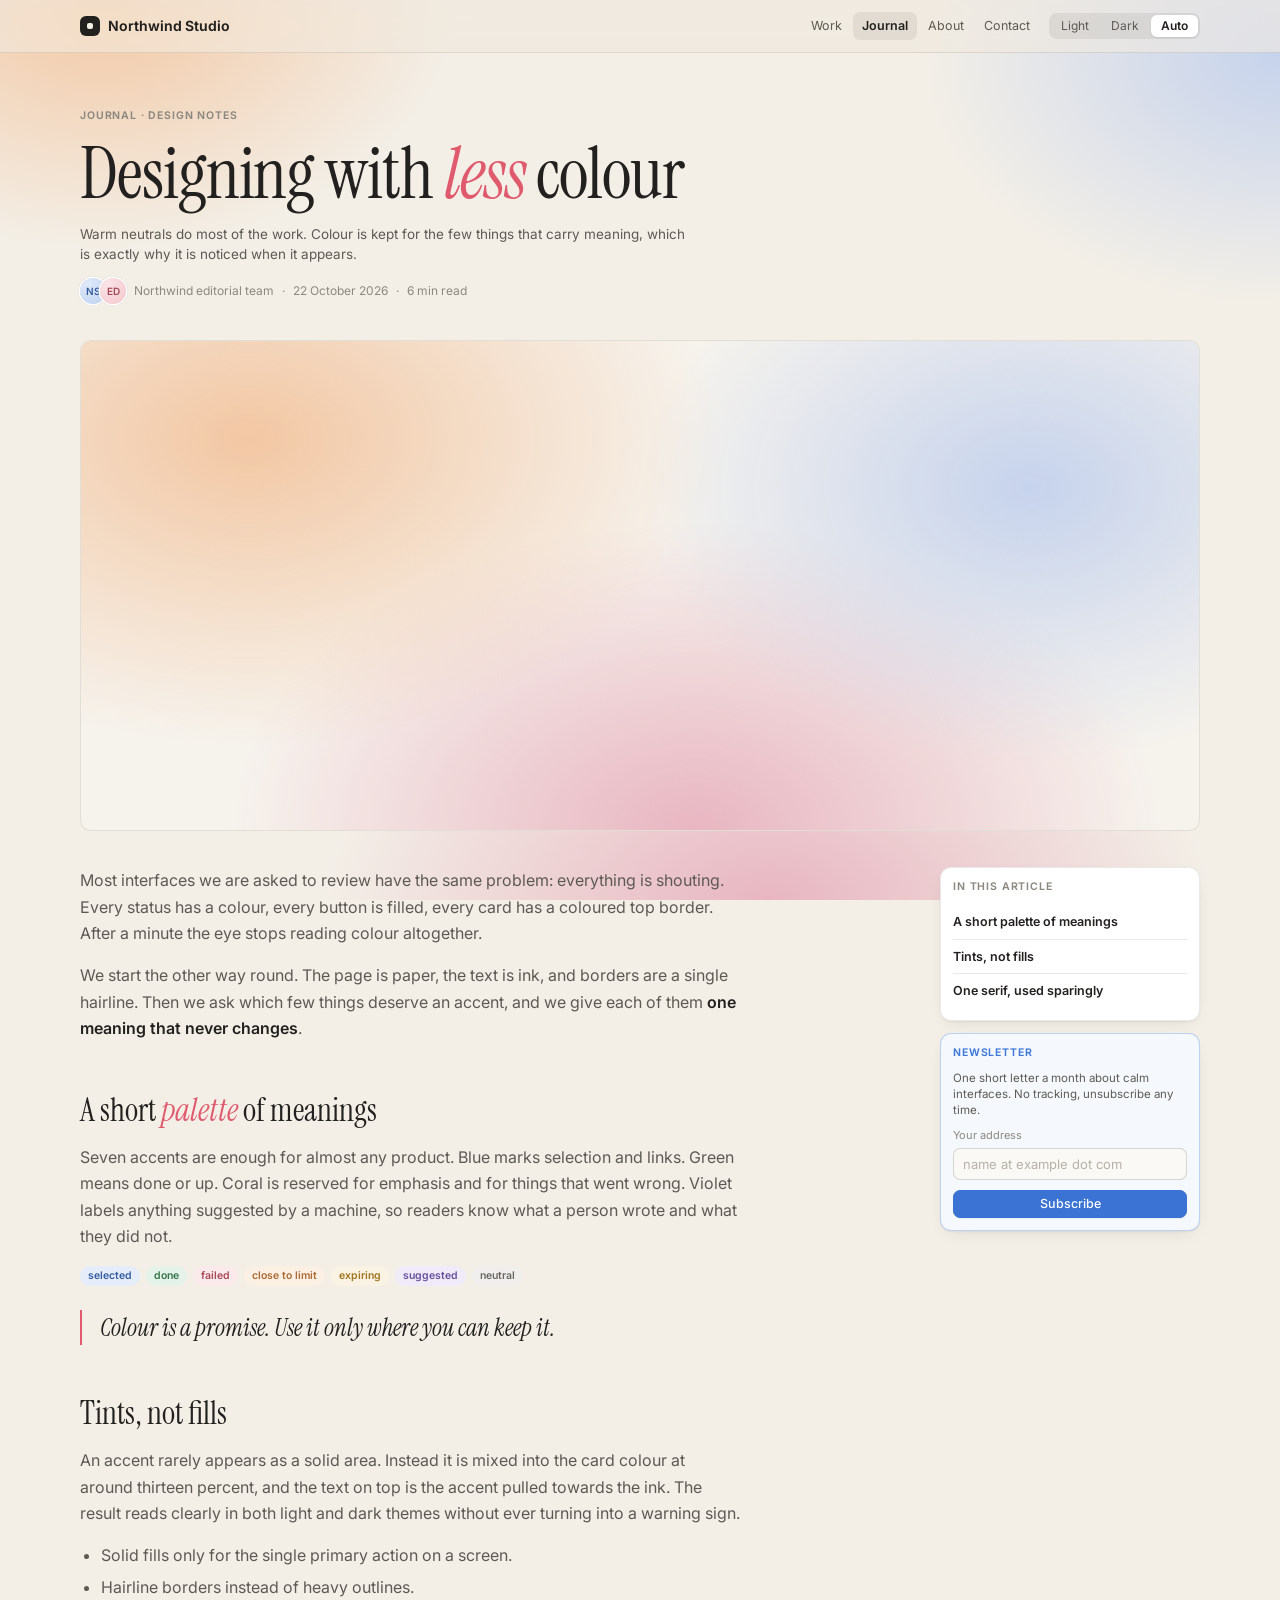
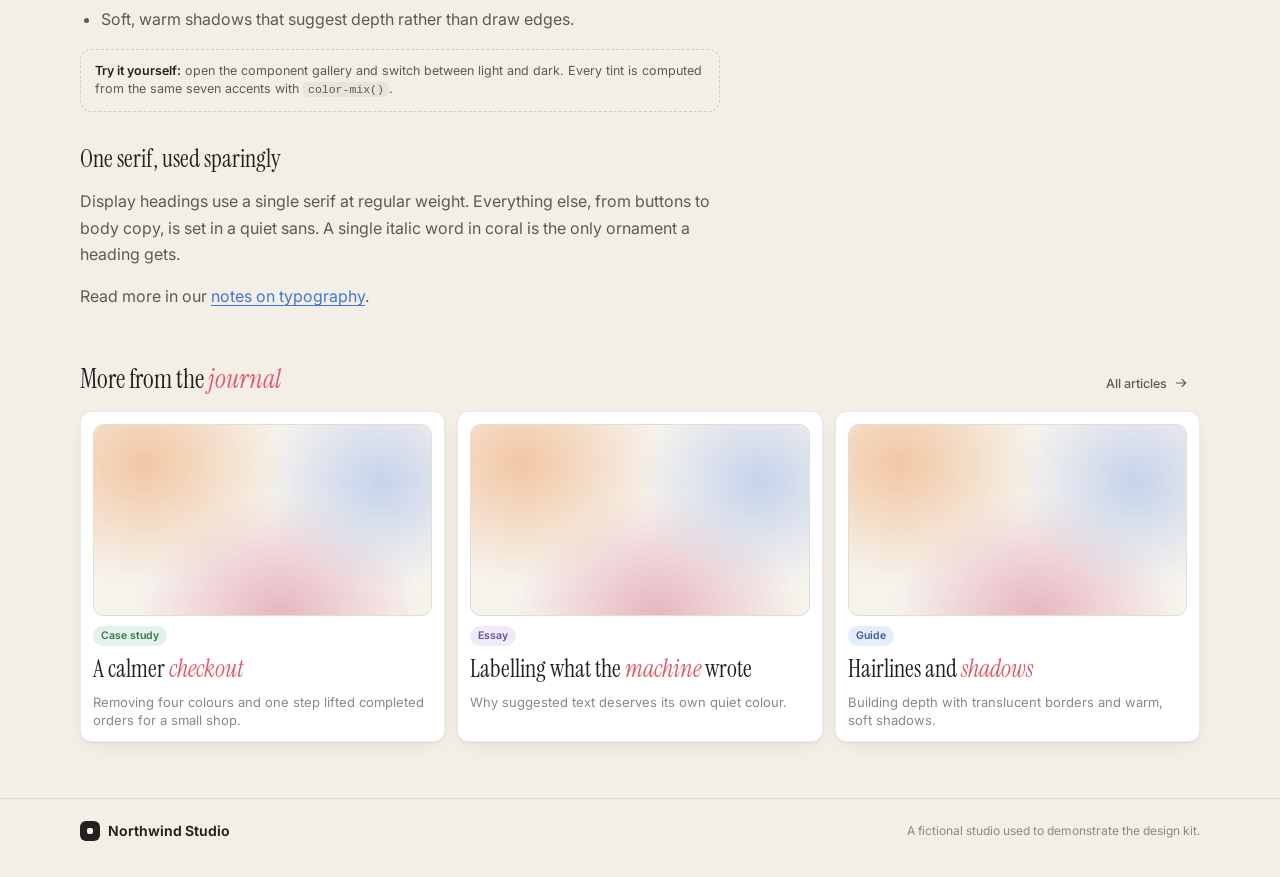
<file: examples/article.html>
<!doctype html>
<html lang="en">
<head>
  <meta charset="utf-8">
  <meta name="viewport" content="width=device-width, initial-scale=1">
  <meta name="color-scheme" content="light dark">
  <title>Studio Journal</title>
  <link rel="preconnect" href="https://fonts.googleapis.com">
  <link rel="preconnect" href="https://fonts.gstatic.com" crossorigin>
  <link rel="stylesheet" href="https://fonts.googleapis.com/css2?family=Instrument+Serif:ital@0;1&family=Inter:wght@400;500;600;700&display=swap">
  <link rel="stylesheet" href="../css/tokens.css">
  <link rel="stylesheet" href="../css/base.css">
  <link rel="stylesheet" href="../css/components.css">
  <script src="../js/theme.js"></script>
  <script src="../icons/icons.js" defer></script>
  <style>
    /* Page-specific: an abstract cover made only from tokens (no image needed). */
    .cover { aspect-ratio: 16 / 7; background:
      radial-gradient(60% 90% at 15% 20%, var(--w1), transparent 70%),
      radial-gradient(50% 80% at 85% 30%, var(--w2), transparent 70%),
      radial-gradient(60% 90% at 55% 100%, var(--w3), transparent 70%), var(--pane); }
    .cover.small { aspect-ratio: 16 / 9; }
    .article-grid { display: grid; grid-template-columns: minmax(0, 1fr) 260px; gap: 40px; align-items: start; }
    .article-grid aside { position: sticky; top: 72px; }
    @media (max-width: 900px) { .article-grid { grid-template-columns: minmax(0, 1fr); } .article-grid aside { position: static; } }
  </style>
</head>
<body>

<header class="site-bar">
  <div class="container">
    <a class="brand" href="index.html"><span class="brand-mark" aria-hidden="true"></span>Northwind Studio</a>
    <span class="sp"></span>
    <nav class="site-nav" aria-label="Main">
      <a href="#">Work</a>
      <a href="#" aria-current="page">Journal</a>
      <a href="#">About</a>
      <a href="#">Contact</a>
    </nav>
    <span class="seg" role="group" aria-label="Theme">
      <button data-theme-set="light">Light</button><button data-theme-set="dark">Dark</button><button data-theme-set="system">Auto</button>
    </span>
  </div>
</header>

<main>
  <div class="container">
    <header class="hero">
      <span class="kicker">Journal · Design notes</span>
      <h1 class="display">Designing with <em>less</em> colour</h1>
      <p class="lead">Warm neutrals do most of the work. Colour is kept for the few things that carry meaning, which is exactly why it is noticed when it appears.</p>
      <div class="byline">
        <span class="avatars"><span class="avatar">NS</span><span class="avatar c-coral">ED</span></span>
        <span>Northwind editorial team</span><span aria-hidden="true">·</span><time datetime="2026-10-22">22 October 2026</time><span aria-hidden="true">·</span><span>6 min read</span>
      </div>
    </header>

    <figure class="media" style="margin-bottom: 36px">
      <div class="cover" role="img" aria-label="Abstract warm gradient"></div>
    </figure>

    <div class="article-grid">
      <article class="prose">
        <p>Most interfaces we are asked to review have the same problem: everything is shouting. Every status has a colour, every button is filled, every card has a coloured top border. After a minute the eye stops reading colour altogether.</p>
        <p>We start the other way round. The page is paper, the text is ink, and borders are a single hairline. Then we ask which few things deserve an accent, and we give each of them <strong>one meaning that never changes</strong>.</p>

        <h2>A short <em>palette</em> of meanings</h2>
        <p>Seven accents are enough for almost any product. Blue marks selection and links. Green means done or up. Coral is reserved for emphasis and for things that went wrong. Violet labels anything suggested by a machine, so readers know what a person wrote and what they did not.</p>
        <p class="row wrap" style="gap: 6px">
          <span class="pill c-blue">selected</span><span class="pill c-green">done</span><span class="pill c-coral">failed</span>
          <span class="pill c-orange">close to limit</span><span class="pill c-yellow">expiring</span><span class="pill c-violet">suggested</span><span class="pill">neutral</span>
        </p>

        <blockquote>Colour is a promise. Use it only where you can keep it.</blockquote>

        <h2>Tints, not fills</h2>
        <p>An accent rarely appears as a solid area. Instead it is mixed into the card colour at around thirteen percent, and the text on top is the accent pulled towards the ink. The result reads clearly in both light and dark themes without ever turning into a warning sign.</p>
        <ul>
          <li>Solid fills only for the single primary action on a screen.</li>
          <li>Hairline borders instead of heavy outlines.</li>
          <li>Soft, warm shadows that suggest depth rather than draw edges.</li>
        </ul>

        <div class="note">
          <b>Try it yourself:</b> open the component gallery and switch between light and dark. Every tint is computed from the same seven accents with <code>color-mix()</code>.
        </div>

        <h3>One serif, used sparingly</h3>
        <p>Display headings use a single serif at regular weight. Everything else, from buttons to body copy, is set in a quiet sans. A single italic word in coral is the only ornament a heading gets.</p>
        <p>Read more in our <a href="#">notes on typography</a>.</p>
      </article>

      <aside class="stack">
        <div class="card">
          <span class="label">In this article</span>
          <div class="list">
            <a class="list-row" href="#"><div><b>A short palette of meanings</b></div></a>
            <a class="list-row" href="#"><div><b>Tints, not fills</b></div></a>
            <a class="list-row" href="#" style="border-bottom: 0"><div><b>One serif, used sparingly</b></div></a>
          </div>
        </div>
        <div class="card tinted c-blue">
          <span class="label">Newsletter</span>
          <p class="small" style="color: var(--ink-2)">One short letter a month about calm interfaces. No tracking, unsubscribe any time.</p>
          <label class="field">Your address<input class="input" type="text" placeholder="name at example dot com" autocomplete="off"></label>
          <button class="btn primary">Subscribe</button>
        </div>
      </aside>
    </div>

    <section style="margin-top: 56px" aria-labelledby="more">
      <div class="row" style="margin-bottom: 14px; align-items: baseline">
        <h2 id="more" class="h3">More from the <em>journal</em></h2>
        <span class="sp"></span>
        <a class="btn ghost" href="#">All articles<svg class="ic" aria-hidden="true"><use href="#i-arrow-right"/></svg></a>
      </div>
      <div class="card-grid">
        <a class="card" href="#">
          <div class="media"><div class="cover small"></div></div>
          <span class="pill c-green">Case study</span>
          <h3 class="h4">A calmer <em>checkout</em></h3>
          <p class="muted">Removing four colours and one step lifted completed orders for a small shop.</p>
        </a>
        <a class="card" href="#">
          <div class="media"><div class="cover small"></div></div>
          <span class="pill c-violet">Essay</span>
          <h3 class="h4">Labelling what the <em>machine</em> wrote</h3>
          <p class="muted">Why suggested text deserves its own quiet colour.</p>
        </a>
        <a class="card" href="#">
          <div class="media"><div class="cover small"></div></div>
          <span class="pill c-blue">Guide</span>
          <h3 class="h4">Hairlines and <em>shadows</em></h3>
          <p class="muted">Building depth with translucent borders and warm, soft shadows.</p>
        </a>
      </div>
    </section>
  </div>
</main>

<footer class="site-footer">
  <div class="container">
    <a class="brand" href="index.html"><span class="brand-mark" aria-hidden="true"></span>Northwind Studio</a>
    <span class="sp"></span>
    <span>A fictional studio used to demonstrate the design kit.</span>
  </div>
</footer>
</body>
</html>
</file>
<file: css/tokens.css>
/* ==========================================================================
   Design tokens
   Light values live on :root (and on any element with data-theme="light").
   Dark values apply when the system prefers dark and the page has not been
   forced to light, or when data-theme="dark" is set on :root or on any
   element (useful for previews that show both themes side by side).
   ========================================================================== */

:root,
[data-theme="light"] {
  color-scheme: light;

  /* --- Surfaces: warm paper, from the outer page to the innermost card --- */
  --page:   #F3EFE7;               /* outer page background */
  --page-2: #E9E4D9;               /* deeper page tone (code, keyboard, wells) */
  --win:    #FBF9F5;               /* main content area ("window") */
  --pane:   #F6F3ED;               /* secondary panes: right column, table heads */
  --card:   #FFFFFF;               /* cards, inputs on panes, tiles */
  --side:   rgba(238, 233, 224, .66); /* translucent sidebar (used with backdrop-filter) */

  /* --- Ink: a quiet four-step text scale --- */
  --ink:   #22211F;                /* primary text */
  --ink-2: #5D5A54;                /* secondary text, body copy on panes */
  --ink-3: #8C887F;                /* meta text, labels, counts (see contrast notes) */
  --ink-4: #B7B2A8;                /* disabled, placeholders, decorative only */

  /* --- Lines and state washes (all translucent, so they sit on any surface) --- */
  --line:   rgba(45, 38, 28, .10); /* hairline borders, dividers */
  --line-2: rgba(45, 38, 28, .17); /* control borders, dashed boxes */
  --sel:    rgba(45, 38, 28, .075);/* selected nav item, segmented track */
  --hover:  rgba(45, 38, 28, .04); /* hover wash */

  /* --- Accents: used as tints that carry meaning, rarely as solid fills --- */
  --blue:   #3E78D8;               /* selection, links, focus, "today" */
  --coral:  #E05A6D;               /* emphasis in headings, errors, destructive */
  --orange: #E5893A;               /* attention, close to a limit */
  --yellow: #D69A1E;               /* expiring, highlight */
  --green:  #3A9A5D;               /* success, positive change */
  --violet: #8466D3;               /* generated / suggested content */
  --grey:   #8A877F;               /* neutral, draft */

  --solid:   #3A73D3;              /* the one solid fill: primary button, own chat bubble */
  --onsolid: #FFFFFF;              /* text on --solid */
  --tint:    13%;                  /* accent share in tinted backgrounds (pills, bars) */

  /* --- Warm background glow (three radial gradients on body) --- */
  --w1: #F2C7A3;
  --w2: #C6D3EC;
  --w3: #E8B6C1;

  /* --- Shadows: soft and warm --- */
  --shadow-card: 0 1px 2px rgba(45, 38, 28, .06), 0 6px 20px -10px rgba(45, 38, 28, .18);
  --shadow-win:  0 0 0 .5px var(--line-2), 0 30px 70px -26px rgba(70, 45, 20, .38);
  --shadow-pop:  0 18px 40px -16px rgba(0, 0, 0, .35);
  --scrim:       rgba(20, 15, 10, .35);

  /* --- Charts: categorical series in fixed order (validated for colour-vision
     deficiency and contrast against --card). Max four series; fold the rest
     into "Other" (--chart-other) or use small multiples. --- */
  --chart-1: #3E78D8;  /* blue */
  --chart-2: #C57632;  /* orange, one step darker than --orange for 3:1 on white */
  --chart-3: #8466D3;  /* violet */
  --chart-4: #3A9A5D;  /* green */
  --chart-other: #8A877F;
}

@media (prefers-color-scheme: dark) {
  :root:not([data-theme="light"]) {
    color-scheme: dark;
    --page: #141312; --page-2: #1C1B19; --win: #1E1D1B; --pane: #1A1918; --card: #272624;
    --side: rgba(44, 41, 37, .62);
    --ink: #EEEBE4; --ink-2: #B4AFA6; --ink-3: #88847C; --ink-4: #5D5953;
    --line: rgba(255, 248, 235, .085); --line-2: rgba(255, 248, 235, .14);
    --sel: rgba(255, 248, 235, .09); --hover: rgba(255, 248, 235, .05);
    --blue: #6C9DEC; --coral: #EE7587; --orange: #EFA062; --yellow: #E5B54E;
    --green: #5DB67E; --violet: #A38BE7; --grey: #9D998F;
    --solid: #3F7BDB; --onsolid: #FFFFFF; --tint: 20%;
    --w1: #3A2A1F; --w2: #1F2838; --w3: #33222A;
    --shadow-card: 0 1px 2px rgba(0, 0, 0, .3), 0 6px 20px -10px rgba(0, 0, 0, .5);
    --shadow-win:  0 0 0 .5px var(--line-2), 0 30px 70px -26px rgba(0, 0, 0, .7);
    --shadow-pop:  0 18px 40px -16px rgba(0, 0, 0, .35);
    --scrim:       rgba(20, 15, 10, .35);
    --chart-1: #618DD4; --chart-2: #BF804E; --chart-3: #937DD0; --chart-4: #54A471; --chart-other: #9D998F;
  }
}

[data-theme="dark"] {
  color-scheme: dark;
  --page: #141312; --page-2: #1C1B19; --win: #1E1D1B; --pane: #1A1918; --card: #272624;
  --side: rgba(44, 41, 37, .62);
  --ink: #EEEBE4; --ink-2: #B4AFA6; --ink-3: #88847C; --ink-4: #5D5953;
  --line: rgba(255, 248, 235, .085); --line-2: rgba(255, 248, 235, .14);
  --sel: rgba(255, 248, 235, .09); --hover: rgba(255, 248, 235, .05);
  --blue: #6C9DEC; --coral: #EE7587; --orange: #EFA062; --yellow: #E5B54E;
  --green: #5DB67E; --violet: #A38BE7; --grey: #9D998F;
  --solid: #3F7BDB; --onsolid: #FFFFFF; --tint: 20%;
  --w1: #3A2A1F; --w2: #1F2838; --w3: #33222A;
  --shadow-card: 0 1px 2px rgba(0, 0, 0, .3), 0 6px 20px -10px rgba(0, 0, 0, .5);
  --shadow-win:  0 0 0 .5px var(--line-2), 0 30px 70px -26px rgba(0, 0, 0, .7);
  --shadow-pop:  0 18px 40px -16px rgba(0, 0, 0, .35);
  --scrim:       rgba(20, 15, 10, .35);
  --chart-1: #618DD4; --chart-2: #BF804E; --chart-3: #937DD0; --chart-4: #54A471; --chart-other: #9D998F;
}

/* --- Non-colour tokens (identical in both themes) --- */
:root {
  /* Type families: one serif display face, one sans for everything else */
  --serif: "Instrument Serif", "Iowan Old Style", "Palatino Linotype", Georgia, serif;
  --sans:  "Inter", -apple-system, BlinkMacSystemFont, "Helvetica Neue", Arial, sans-serif;
  --mono:  ui-monospace, "SF Mono", Menlo, Consolas, monospace;

  /* Type sizes (the UI is deliberately small and dense) */
  --fs-label: 10.5px;  /* uppercase labels, pills */
  --fs-meta:  11px;    /* field captions, timestamps */
  --fs-small: 11.5px;  /* secondary lines, counts */
  --fs-ui:    12.5px;  /* buttons, list titles */
  --fs-body:  13px;    /* default body */
  --fs-prose: 16px;    /* long-form reading text (.prose) */

  /* Weights. Inter is loaded at 400/500/600/700; 550 and 650 render as the
     nearest loaded weight unless you load the variable axis (see README). */
  --fw-medium: 550;
  --fw-label:  650;

  /* Label style */
  --label-tracking: .08em;

  /* Radii */
  --radius-xs:     5px;   /* tiny chips, small badges */
  --radius-sm:     6px;   /* segmented option, small icon buttons */
  --radius:        7px;   /* buttons, inputs, nav items */
  --radius-seg:    8px;   /* segmented track */
  --radius-item:   9px;   /* calendar entries, notices, radio cards */
  --radius-tile:   10px;  /* stat tiles, week grid, tab track, big buttons */
  --radius-card:   11px;  /* cards, note boxes */
  --radius-panel:  12px;  /* panels, popovers */
  --radius-dialog: 14px;  /* dialogs */
  --radius-pill:   999px;

  /* Layout */
  --side-w:  228px;                      /* sidebar width */
  --right-w: clamp(260px, 20vw, 290px);  /* right pane width */
  --gutter:  18px;                       /* horizontal content padding (12px on mobile) */
}
</file>
<file: css/base.css>
/* ==========================================================================
   Base: reset, typography, focus, small utilities.
   Requires tokens.css. Load fonts (Instrument Serif + Inter) in your <head>.
   ========================================================================== */

/* --- Reset --- */
*, *::before, *::after { box-sizing: border-box; }
[hidden] { display: none !important; }
html { -webkit-text-size-adjust: 100%; text-size-adjust: 100%; }
html, body { min-height: 100%; }

body {
  margin: 0;
  background: var(--page);
  background-image:
    radial-gradient(40% 40% at 8% 0%, var(--w1), transparent 70%),
    radial-gradient(40% 40% at 100% 6%, var(--w2), transparent 70%),
    radial-gradient(50% 40% at 60% 100%, var(--w3), transparent 70%);
  background-attachment: fixed;
  color: var(--ink);
  font: var(--fs-body)/1.4 var(--sans);
  -webkit-font-smoothing: antialiased;
  -moz-osx-font-smoothing: grayscale;
}

/* Elements that force a theme locally pick up its ink colour. */
[data-theme="light"], [data-theme="dark"] { color: var(--ink); }

img, svg, video, canvas { max-width: 100%; }
img, video { height: auto; display: block; }
a { color: inherit; }
button, input, textarea, select { font: inherit; color: inherit; }
p, figure, blockquote { margin: 0; }
hr { border: 0; border-top: 1px solid var(--line); margin: 16px 0; }
::selection { background: color-mix(in srgb, var(--blue) 24%, transparent); }

/* --- Typography --- */
/* Headings use the serif display face at regular weight. An <em> inside a
   heading turns coral (and italic): one accent word per heading at most. */
h1, h2, h3, h4, h5, h6 { margin: 0; font-weight: 400; }
h1, .h1 { font: 400 clamp(30px, 4vw, 44px)/1.05 var(--serif); letter-spacing: -.01em; text-wrap: balance; }
h2, .h2 { font: 400 32px/1.1 var(--serif); text-wrap: balance; }
h3, .h3 { font: 400 26px/1 var(--serif); }
h4, .h4 { font: 400 24px/1.1 var(--serif); }
h5, .h5 { font: 400 20px/1.1 var(--serif); }
h6, .h6 { font: 600 var(--fs-body)/1.3 var(--sans); }
.display { font: 400 clamp(40px, 7vw, 72px)/1 var(--serif); letter-spacing: -.015em; text-wrap: balance; }

h1 em, h2 em, h3 em, h4 em, h5 em,
.h1 em, .h2 em, .h3 em, .h4 em, .h5 em, .display em { color: var(--coral); }

/* Uppercase, letter-spaced label: section captions, kickers, table heads. */
.label, .kicker {
  font-size: var(--fs-label); font-weight: var(--fw-label);
  text-transform: uppercase; letter-spacing: var(--label-tracking);
  color: var(--ink-3);
}

.lead { font-size: 13.5px; line-height: 1.5; color: var(--ink-2); max-width: 68ch; }
.muted { color: var(--ink-3); }
.small { font-size: var(--fs-small); }
.num { font-variant-numeric: tabular-nums; }
.serif { font-family: var(--serif); font-weight: 400; }

code, kbd, samp, pre { font-family: var(--mono); font-size: .92em; }
code { padding: 1px 5px; border-radius: var(--radius-xs); background: var(--page-2); }
pre { margin: 0; padding: 10px 12px; border-radius: var(--radius); background: var(--page-2); overflow-x: auto; line-height: 1.5; }
pre code { padding: 0; background: none; }
mark { color: inherit; background: color-mix(in srgb, var(--yellow) 26%, transparent); border-radius: 3px; padding: 0 2px; }

/* Long-form reading text (articles, docs, marketing pages).
   Larger than the dense UI text; same families and ink scale. */
.prose { font-size: var(--fs-prose); line-height: 1.65; color: var(--ink-2); max-width: 66ch; }
.prose > * + * { margin-top: 1em; }
.prose h2 { margin-top: 1.6em; color: var(--ink); }
.prose h3 { margin-top: 1.4em; color: var(--ink); font-size: 24px; line-height: 1.1; }
.prose strong, .prose b { color: var(--ink); font-weight: 600; }
.prose a, a.link { color: var(--blue); text-decoration-thickness: 1px; text-underline-offset: 3px; }
.prose ul, .prose ol { padding-left: 1.3em; }
.prose li + li { margin-top: .35em; }
.prose blockquote { font: italic 400 24px/1.3 var(--serif); color: var(--ink); border-left: 2px solid var(--coral); padding: 2px 0 2px 18px; }
.prose figcaption { font-size: var(--fs-small); color: var(--ink-3); margin-top: 6px; }

/* --- Focus: one visible blue ring, keyboard only --- */
:focus-visible { outline: 2px solid var(--blue); outline-offset: 1px; }
:focus:not(:focus-visible) { outline: none; }

/* --- Icons (stroke icons on a 24 grid, see icons/) --- */
.ic { width: 16px; height: 16px; fill: none; stroke: currentColor; stroke-width: 1.7; stroke-linecap: round; stroke-linejoin: round; flex: none; }
.ic.sm { width: 14px; height: 14px; }
.ic.lg { width: 20px; height: 20px; }

/* --- Layout utilities --- */
.row { display: flex; align-items: center; gap: 8px; min-width: 0; }
.row.wrap { flex-wrap: wrap; }
.row.top { align-items: flex-start; }
.stack { display: flex; flex-direction: column; gap: 12px; min-width: 0; }
.stack.tight { gap: 6px; }
.sp { flex: 1; }
.pad { padding: 14px var(--gutter); }
.ellipsis { overflow: hidden; text-overflow: ellipsis; white-space: nowrap; min-width: 0; }
.sr-only { position: absolute; width: 1px; height: 1px; padding: 0; margin: -1px; overflow: hidden; clip: rect(0 0 0 0); white-space: nowrap; border: 0; }

/* Accent helpers: set --c, which tinted components read. */
.c-blue { --c: var(--blue); }   .c-coral { --c: var(--coral); }  .c-orange { --c: var(--orange); }
.c-yellow { --c: var(--yellow); } .c-green { --c: var(--green); } .c-violet { --c: var(--violet); }
.c-grey { --c: var(--grey); }

@media (prefers-reduced-motion: reduce) {
  *, *::before, *::after { transition: none !important; scroll-behavior: auto !important; }
}
</file>
<file: css/components.css>
/* ==========================================================================
   Components. Requires tokens.css and base.css.
   Tinted components read an accent from --c (set it inline, e.g.
   style="--c: var(--green)", or with a helper class such as .c-green).
   ========================================================================== */


/* Accent defaults. :where() keeps them at zero specificity, so a .c-* helper
   class or an inline style="--c: …" always wins. */
:where(.btn.tint) { --c: var(--violet); }
:where(.pill) { --c: var(--grey); }
:where(.chip) { --c: var(--blue); }
:where(.card.tinted) { --c: var(--violet); }
:where(.notice) { --c: var(--blue); }
:where(.avatar) { --c: var(--blue); }
:where(.icon-badge) { --c: var(--blue); }
:where(.timeline .node) { --c: var(--blue); }
:where(.bubble.them) { --c: var(--violet); }
:where(.span-bar) { --c: var(--violet); }
:where(.event.placeholder) { --c: var(--grey); }
:where(.dot) { --c: var(--grey); }


/* --------------------------------------------------------------------------
   1. Buttons
   -------------------------------------------------------------------------- */
.btn {
  height: 28px; display: inline-flex; align-items: center; justify-content: center; gap: 6px;
  padding: 0 10px; border-radius: var(--radius); border: 1px solid var(--line-2);
  background: var(--card); color: var(--ink); font-size: var(--fs-ui); font-weight: 500;
  cursor: pointer; box-shadow: 0 1px 1px rgba(0, 0, 0, .04); white-space: nowrap; text-decoration: none;
}
.btn:hover:not(:disabled) { background: var(--hover); }
.btn:disabled, .btn[aria-disabled="true"] { opacity: .5; cursor: not-allowed; }
.btn.primary { background: var(--solid); border-color: var(--solid); color: var(--onsolid); }
.btn.primary:hover:not(:disabled) { background: color-mix(in srgb, var(--solid) 88%, #000); }
.btn.ghost { background: none; border-color: transparent; box-shadow: none; color: var(--ink-2); }
.btn.ghost:hover:not(:disabled) { background: var(--hover); color: var(--ink); }
.btn.danger { background: var(--coral); border-color: var(--coral); color: #fff; }
.btn.danger:hover:not(:disabled) { background: color-mix(in srgb, var(--coral) 88%, #000); }
/* Tinted button: a quiet accent action (e.g. "apply suggestion"). */
.btn.tint {
  background: color-mix(in srgb, var(--c) 12%, var(--card));
  border-color: color-mix(in srgb, var(--c) 40%, var(--line-2));
  color: color-mix(in srgb, var(--c) 80%, var(--ink));
}
.btn.tint:hover:not(:disabled) { background: color-mix(in srgb, var(--c) 20%, var(--card)); }
.btn.big { height: 40px; border-radius: var(--radius-tile); font-size: 13.5px; font-weight: 600; padding: 0 16px; }
.btn.sm { height: 24px; font-size: var(--fs-small); padding: 0 8px; }
.btn.icon { width: 28px; padding: 0; }
.btn.sm.icon { width: 24px; }
.btn.big.icon { width: 40px; }
.btn.block { width: 100%; }

/* Plain text button that looks like a link. */
.linkbtn { background: none; border: 0; padding: 0; color: var(--blue); cursor: pointer; font: inherit; text-decoration: underline; text-underline-offset: 2px; }


/* --------------------------------------------------------------------------
   2. Pills, badges, chips, dots
   -------------------------------------------------------------------------- */
.pill {
  height: 20px; display: inline-flex; align-items: center; gap: 4px; padding: 0 8px;
  border-radius: var(--radius-pill); font-size: var(--fs-label); font-weight: 600;
  align-self: flex-start; white-space: nowrap;
  background: color-mix(in srgb, var(--c) var(--tint), var(--card));
  color: color-mix(in srgb, var(--c) 70%, var(--ink));
}
.pill.out { background: none; border: 1px solid color-mix(in srgb, var(--c) 40%, transparent); }
.pill .dot { width: 6px; height: 6px; background: currentColor; }

/* Small solid count badge (e.g. unread items in the sidebar). */
.badge {
  display: inline-block; min-width: 16px; text-align: center;
  background: var(--orange); color: #fff; font-size: var(--fs-label); font-weight: var(--fw-label);
  border-radius: var(--radius-pill); padding: 0 6px; line-height: 16px; font-variant-numeric: tabular-nums;
}

/* Colour dot. */
.dot { width: 8px; height: 8px; border-radius: 50%; background: var(--c); flex: none; display: inline-block; }
.dot.sm { width: 6px; height: 6px; }

/* Chip: an outlined, rounded token (tags, quick picks, filters).
   Use a <button> with aria-pressed for selectable chips. */
.chip {
  display: inline-flex; align-items: center; gap: 6px; min-height: 28px;
  border: 1px solid var(--line-2); border-radius: var(--radius-pill); padding: 4px 10px;
  background: var(--card); color: var(--ink); font: inherit; font-size: 12px; text-decoration: none; cursor: pointer;
}
.chip:hover { border-color: color-mix(in srgb, var(--c) 60%, var(--line-2)); }
.chip.on, .chip[aria-pressed="true"] {
  border-color: color-mix(in srgb, var(--c) 60%, var(--line-2));
  background: color-mix(in srgb, var(--c) 12%, var(--card));
  color: color-mix(in srgb, var(--c) 80%, var(--ink));
}
.chips { display: flex; flex-wrap: wrap; gap: 6px; align-items: center; }


/* --------------------------------------------------------------------------
   3. Cards, panels, note boxes, notices
   -------------------------------------------------------------------------- */
.card {
  background: var(--card); border: 1px solid var(--line); border-radius: var(--radius-card);
  padding: 12px; box-shadow: var(--shadow-card);
  display: flex; flex-direction: column; gap: 10px; min-width: 0;
}
.card.flat { box-shadow: none; }
.card.raised { box-shadow: var(--shadow-win); border-color: transparent; }
a.card { color: inherit; text-decoration: none; }
a.card:hover { border-color: color-mix(in srgb, var(--blue) 45%, var(--line-2)); }
/* Tinted card: suggestions, generated content, callouts. Default accent violet. */
.card.tinted {
  background: color-mix(in srgb, var(--c) 5%, var(--card));
  border-color: color-mix(in srgb, var(--c) 30%, transparent);
}
.card.tinted > .label:first-child { color: var(--c); display: flex; align-items: center; gap: 6px; }
.card-title { font-size: 13.5px; font-weight: 600; }

/* Panel: a recessed group on --pane (e.g. a tool area inside a page). */
.panel { display: flex; flex-direction: column; gap: 10px; border: 1px solid var(--line-2); border-radius: var(--radius-panel); background: var(--pane); padding: 12px; min-width: 0; }

/* Dashed note box: "coming later", hints, explanations. */
.note {
  border: 1px dashed var(--line-2); border-radius: var(--radius-card); padding: 12px 14px;
  color: var(--ink-2); font-size: var(--fs-ui); line-height: 1.5; max-width: 80ch;
}
.note b, .note strong { color: var(--ink); }
.note ul { margin: 6px 0 0; padding-left: 18px; }

/* Notice: a tinted message line. Default accent blue; use .c-green/.c-orange/.c-coral for tone. */
.notice {
  display: flex; align-items: center; gap: 10px; flex-wrap: wrap; padding: 8px 10px;
  border-radius: var(--radius-item); font-size: var(--fs-ui); line-height: 1.45;
  border: 1px solid color-mix(in srgb, var(--c) 35%, transparent);
  background: color-mix(in srgb, var(--c) 9%, var(--card));
}
.notice > span { flex: 1 1 240px; }

.error { color: var(--coral); margin: 0; font-size: var(--fs-ui); }
.ok { color: var(--green); margin: 0; font-size: var(--fs-ui); }


/* --------------------------------------------------------------------------
   4. Form controls
   -------------------------------------------------------------------------- */
.field { display: flex; flex-direction: column; gap: 4px; font-size: var(--fs-meta); color: var(--ink-3); min-width: 0; }
.input {
  min-height: 30px; width: 100%; border: 1px solid var(--line-2); border-radius: var(--radius);
  background: var(--win); color: var(--ink); font-size: var(--fs-body); padding: 6px 9px;
}
.input::placeholder { color: var(--ink-4); }
.input:focus { outline: none; border-color: var(--blue); box-shadow: 0 0 0 3px color-mix(in srgb, var(--blue) 18%, transparent); }
.input:disabled { opacity: .7; }
.input[aria-invalid="true"] { border-color: var(--coral); }
.textarea { resize: vertical; line-height: 1.5; font-size: 13.5px; min-height: 84px; }
select.input { padding-right: 6px; }
.counter { font-size: var(--fs-small); color: var(--ink-3); font-variant-numeric: tabular-nums; text-align: right; margin-top: -6px; }
.counter.warn { color: var(--orange); }
.counter.over { color: var(--coral); font-weight: 600; }
.form-grid { display: grid; grid-template-columns: 1fr 1fr; gap: 10px; }

/* Switch: <input type="checkbox" class="toggle"> */
.toggle {
  appearance: none; -webkit-appearance: none; margin: 0; width: 30px; height: 18px; border-radius: var(--radius-pill);
  background: var(--line-2); position: relative; flex: none; cursor: pointer;
}
.toggle::after { content: ""; position: absolute; left: 2px; top: 2px; width: 14px; height: 14px; border-radius: 50%; background: #fff; transition: left .15s; }
.toggle:checked { background: var(--green); }
.toggle:checked::after { left: 14px; }
.toggle:disabled { opacity: .55; cursor: default; }

/* Radio cards: <label class="radio"><input type="radio"><i></i><div><b>…</b><span>…</span></div></label> */
.radios { border: 0; padding: 0; margin: 0; display: flex; flex-direction: column; gap: 6px; min-width: 0; }
.radio { display: flex; gap: 10px; align-items: flex-start; padding: 9px 10px; border: 1px solid var(--line-2); border-radius: var(--radius-item); background: var(--card); cursor: pointer; position: relative; }
.radio input { position: absolute; opacity: 0; pointer-events: none; }
.radio i { width: 14px; height: 14px; border-radius: 50%; border: 1.5px solid var(--ink-4); flex: none; margin-top: 1px; }
.radio.on, .radio:has(input:checked) { border-color: var(--blue); background: color-mix(in srgb, var(--blue) 5%, var(--card)); }
.radio.on i, .radio:has(input:checked) i { border: 4px solid var(--blue); }
.radio:has(input:focus-visible) { outline: 2px solid var(--blue); outline-offset: 1px; }
.radio b { font-weight: 600; font-size: var(--fs-ui); display: block; }
.radio span { font-size: var(--fs-small); color: var(--ink-3); }

/* Round check mark (status, not a form control). */
.check { width: 18px; height: 18px; border-radius: 50%; border: 1.5px solid var(--ink-4); flex: none; display: inline-block; position: relative; }
.check.on { background: var(--green); border-color: var(--green); }
.check.on::after { content: ""; position: absolute; left: 5px; top: 2px; width: 4px; height: 8px; border: solid #fff; border-width: 0 2px 2px 0; transform: rotate(45deg); }


/* --------------------------------------------------------------------------
   5. Segmented control and tabs
   -------------------------------------------------------------------------- */
.seg { display: inline-flex; background: var(--sel); border-radius: var(--radius-seg); padding: 2px; gap: 2px; }
.seg > button, .seg > a, .seg > span {
  font-size: 12px; color: var(--ink-2); padding: 3px 10px; border-radius: var(--radius-sm);
  border: 0; background: none; cursor: pointer; text-decoration: none; white-space: nowrap;
}
.seg > :is(.on, [aria-pressed="true"], [aria-selected="true"], [aria-current="page"]) {
  background: var(--card); color: var(--ink); font-weight: 600; box-shadow: 0 1px 2px rgba(0, 0, 0, .08);
}
.seg.wrap { flex-wrap: wrap; }
/* In column layouts, keep the control at its natural width. */
:is(.stack, .card, .panel, .view-pane, .dialog-body, .field) > .seg { align-self: flex-start; }

/* Tabs: a larger track for page-level views. Use role="tablist" / role="tab". */
.tabs { display: flex; gap: 4px; flex-wrap: wrap; background: var(--sel); padding: 3px; border-radius: var(--radius-tile); align-self: flex-start; }
.tabs > button, .tabs > a {
  border: 0; background: none; font: inherit; font-size: var(--fs-ui); color: var(--ink-2); padding: 6px 12px;
  border-radius: var(--radius); cursor: pointer; display: inline-flex; gap: 6px; align-items: center; text-decoration: none; white-space: nowrap;
}
.tabs > :is(button, a):hover { color: var(--ink); }
.tabs > :is(.on, [aria-selected="true"], [aria-current="page"]) { background: var(--card); color: var(--ink); font-weight: 600; box-shadow: 0 1px 2px rgba(0, 0, 0, .08); }
.tabs .count { font-variant-numeric: tabular-nums; color: var(--ink-3); font-weight: 600; }
/* Full-width tabs (equal columns), e.g. at the top of a side column. */
.tabs.fill { flex-wrap: nowrap; gap: 2px; align-self: stretch; }
.tabs.fill > :is(button, a) { flex: 1 1 0; min-width: 0; height: 30px; justify-content: center; padding: 0 6px; }
.tabs.fill .count { font-weight: 400; font-size: var(--fs-meta); }


/* --------------------------------------------------------------------------
   6. Avatars and icon badges
   -------------------------------------------------------------------------- */
.avatar {
  width: 26px; height: 26px; border-radius: 50%; display: grid; place-items: center;
  font-size: 10px; font-weight: 600; flex: none; overflow: hidden;
  background: radial-gradient(circle at 30% 25%, color-mix(in srgb, var(--c) 16%, var(--card)), color-mix(in srgb, var(--c) 34%, var(--card)));
  color: color-mix(in srgb, var(--c) 68%, var(--ink));
  box-shadow: 0 0 0 1.5px var(--card), 0 0 0 2px var(--line);
}
.avatar.lg { width: 34px; height: 34px; font-size: 12px; }
.avatar img { width: 100%; height: 100%; object-fit: cover; display: block; }
/* Square avatar with tint and border (for groups, roles, workspaces). */
.avatar.square {
  width: 30px; height: 30px; border-radius: var(--radius-item); font-size: 11px; font-weight: var(--fw-label); box-shadow: none;
  background: color-mix(in srgb, var(--c) var(--tint), var(--card)); color: color-mix(in srgb, var(--c) 75%, var(--ink));
  border: 1px solid color-mix(in srgb, var(--c) 30%, transparent);
}
.avatar.square.sm { width: 24px; height: 24px; font-size: 10px; border-radius: 7px; }
.avatar.square.lg { width: 44px; height: 44px; font-size: 15px; border-radius: var(--radius-panel); }
.avatars { display: flex; }
.avatars > .avatar + .avatar { margin-left: -6px; }

/* Round tinted badge holding an icon. */
.icon-badge {
  width: 28px; height: 28px; border-radius: 50%; display: grid; place-items: center; flex: none;
  background: color-mix(in srgb, var(--c) var(--tint), var(--card)); color: color-mix(in srgb, var(--c) 75%, var(--ink));
}
.icon-badge .ic { width: 14px; height: 14px; }


/* --------------------------------------------------------------------------
   7. Stat tiles, progress
   -------------------------------------------------------------------------- */
.stats { display: flex; gap: 10px; flex-wrap: wrap; }
.stat { flex: 1 1 140px; background: var(--card); border: 1px solid var(--line); border-radius: var(--radius-tile); padding: 10px 12px; min-width: 0; }
.stat b { display: block; font-size: 20px; font-weight: 700; font-variant-numeric: tabular-nums; letter-spacing: -.01em; }
.stat span { color: var(--ink-3); font-size: var(--fs-small); }
.stat .delta { font-size: var(--fs-meta); font-weight: 600; color: var(--green); margin-left: 4px; }
.stat .delta.down { color: var(--coral); }
.stat .delta.flat { color: var(--ink-3); font-weight: 500; }

.progress { height: 6px; border-radius: var(--radius-pill); background: var(--sel); overflow: hidden; }
.progress > i { display: block; height: 100%; background: var(--c, var(--blue)); border-radius: inherit; }


/* --------------------------------------------------------------------------
   8. Lists, tables, timeline
   -------------------------------------------------------------------------- */
.list { display: flex; flex-direction: column; min-width: 0; }
.list-row {
  display: flex; align-items: center; gap: 9px; padding: 8px 0; border-bottom: 1px solid var(--line);
  min-width: 0; color: inherit; text-decoration: none;
}
.list-row > div { min-width: 0; flex: 1; }
.list-row b { font-size: var(--fs-ui); font-weight: 600; display: block; }
.list-row small { font-size: var(--fs-meta); color: var(--ink-3); }
.list-row > .pill { margin-left: auto; align-self: center; }
a.list-row:hover b, button.list-row:hover b { color: var(--blue); }
button.list-row { font: inherit; background: none; border: 0; border-bottom: 1px solid var(--line); text-align: left; cursor: pointer; width: 100%; }
.list-row .time { font-size: 12px; color: var(--ink-3); font-variant-numeric: tabular-nums; width: 40px; flex: none; }

/* Settings row: text on the left, a control (toggle, button) on the right. */
.setting { display: flex; align-items: center; gap: 12px; padding: 8px 0; border-top: 1px solid var(--line); }
.setting > div { flex: 1; min-width: 0; }
.setting b { display: block; font-size: var(--fs-ui); font-weight: 600; }
.setting span { font-size: var(--fs-small); color: var(--ink-3); overflow-wrap: anywhere; }

.table-wrap { overflow-x: auto; }
.table { border-collapse: collapse; width: 100%; font-size: 12px; }
.table th { text-align: left; font-weight: 600; color: var(--ink-3); font-size: var(--fs-meta); padding: 6px 8px; border-bottom: 1px solid var(--line-2); white-space: nowrap; }
.table td { padding: 6px 8px; border-bottom: 1px solid var(--line); color: var(--ink); }
.table .r { text-align: right; font-variant-numeric: tabular-nums; }
.table tbody tr:hover td { background: var(--hover); }
.table tr.dim td { color: var(--ink-4); }

/* Vertical timeline with tinted nodes. */
.timeline { display: flex; flex-direction: column; gap: 14px; position: relative; padding-left: 2px; margin: 0; list-style: none; }
.timeline::before { content: ""; position: absolute; left: 15px; top: 14px; bottom: 14px; width: 1px; background: var(--line-2); }
.timeline > li { display: flex; gap: 12px; align-items: flex-start; position: relative; }
.timeline .node {
  width: 28px; height: 28px; border-radius: 50%; flex: none; display: grid; place-items: center;
  background: color-mix(in srgb, var(--c) var(--tint), var(--card)); color: color-mix(in srgb, var(--c) 75%, var(--ink));
  box-shadow: 0 0 0 3px var(--win);
}
.timeline .node .ic { width: 14px; height: 14px; }
.timeline b { display: block; font-size: var(--fs-ui); font-weight: 600; }
.timeline small { font-size: var(--fs-meta); color: var(--ink-3); }


/* --------------------------------------------------------------------------
   9. Empty slots and drop targets
   -------------------------------------------------------------------------- */
.empty {
  border: 1px dashed var(--line-2); border-radius: var(--radius-item); color: var(--ink-4); font-size: 16px;
  display: grid; place-items: center; flex: 1; min-height: 40px; background: none; cursor: pointer;
}
.empty:hover { color: var(--blue); border-color: var(--blue); background: color-mix(in srgb, var(--blue) 5%, transparent); }
.dropzone {
  border: 1.5px dashed var(--line-2); border-radius: var(--radius-card); padding: 18px; text-align: center;
  display: flex; flex-direction: column; align-items: center; gap: 8px; background: var(--card); color: var(--ink-2);
}
.dropzone.over { border-color: var(--blue); background: color-mix(in srgb, var(--blue) 5%, var(--card)); }


/* --------------------------------------------------------------------------
   10. Chat bubbles
   -------------------------------------------------------------------------- */
.thread { display: flex; flex-direction: column; gap: 10px; }
.bubble { font-size: 12px; line-height: 1.45; padding: 8px 10px; border-radius: var(--radius-card); max-width: 92%; }
.bubble.me { align-self: flex-end; background: var(--solid); color: var(--onsolid); border-bottom-right-radius: 4px; }
.bubble.them {
  align-self: flex-start; border-bottom-left-radius: 4px;
  background: color-mix(in srgb, var(--c) 7%, var(--card)); border: 1px solid color-mix(in srgb, var(--c) 25%, transparent);
}


/* --------------------------------------------------------------------------
   11. Overlays: menu/popover, dialog, toast, spinner
   -------------------------------------------------------------------------- */
.menu {
  border: 1px solid var(--line-2); border-radius: var(--radius-panel); background: var(--card);
  box-shadow: var(--shadow-pop); padding: 6px; display: flex; flex-direction: column; gap: 2px; min-width: 200px;
}
.menu-item {
  display: flex; align-items: center; gap: 9px; padding: 7px; border-radius: var(--radius-seg); border: 0; background: none;
  font: inherit; color: inherit; text-align: left; cursor: pointer; min-width: 0; text-decoration: none;
}
.menu-item:hover { background: var(--hover); }
.menu-item.on, .menu-item[aria-checked="true"] { background: var(--sel); }
.menu-item > div { flex: 1; min-width: 0; }
.menu-item b { font-size: var(--fs-ui); display: block; font-weight: 600; }
.menu-item small { font-size: var(--fs-meta); color: var(--ink-3); }
.menu-foot { border-top: 1px solid var(--line); margin-top: 4px; padding: 8px 7px 4px; font-size: 12px; color: var(--ink-3); text-decoration: none; }

/* <dialog class="dialog"> with .dialog-head / .dialog-body / .dialog-foot */
.dialog {
  border: 0; padding: 0; border-radius: var(--radius-dialog); width: min(540px, calc(100vw - 24px));
  max-height: min(720px, calc(100vh - 32px)); background: var(--win); color: var(--ink); box-shadow: var(--shadow-win);
}
.dialog[open] { display: flex; flex-direction: column; }
.dialog::backdrop { background: var(--scrim); }
.dialog-head { display: flex; align-items: flex-start; gap: 10px; padding: 16px 16px 10px; border-bottom: 1px solid var(--line); }
.dialog-body { padding: 12px 16px; display: flex; flex-direction: column; gap: 8px; overflow-y: auto; min-height: 0; flex: 1; }
.dialog-foot { display: flex; align-items: center; gap: 8px; padding: 10px 16px 14px; border-top: 1px solid var(--line); }
/* Static variant for showing a dialog inline (galleries, docs). */
.dialog.static { position: static; display: flex; flex-direction: column; margin: 0; width: auto; max-width: 540px; }

.toast {
  position: fixed; left: 50%; bottom: calc(18px + env(safe-area-inset-bottom, 0px)); transform: translateX(-50%); z-index: 60;
  display: flex; align-items: center; gap: 6px; max-width: calc(100vw - 32px); padding: 6px 6px 6px 14px; border-radius: var(--radius-tile);
  background: var(--solid); color: var(--onsolid); font-size: var(--fs-ui); box-shadow: var(--shadow-win);
}
.toast .btn.ghost { color: var(--onsolid); font-weight: 600; }
.toast .btn.ghost:hover { background: color-mix(in srgb, var(--onsolid) 14%, transparent); }
.toast.err { background: var(--coral); color: #fff; }
.toast.static { position: static; transform: none; align-self: flex-start; }

.spinner { width: 16px; height: 16px; flex: none; border-radius: 50%; border: 2px solid var(--line-2); border-top-color: var(--blue); animation: wp-spin .8s linear infinite; display: inline-block; }
@keyframes wp-spin { to { transform: rotate(360deg); } }
@media (prefers-reduced-motion: reduce) { .spinner { animation-duration: 2.4s; } }


/* --------------------------------------------------------------------------
   12. Brand mark
   -------------------------------------------------------------------------- */
.brand { display: flex; align-items: center; gap: 8px; font-weight: var(--fw-label); font-size: 14px; color: var(--ink); text-decoration: none; }
.brand-mark { width: 20px; height: 20px; border-radius: 6px; background: var(--ink); display: grid; place-items: center; flex: none; }
.brand-mark::after { content: ""; width: 6px; height: 6px; border-radius: 2px; background: var(--page); }


/* --------------------------------------------------------------------------
   13. App shell: sidebar + content (+ optional right pane)
   <div class="app">
     <header class="mobile-bar">…</header>   (visible below 760px)
     <div class="scrim" hidden></div>
     <aside class="side">…</aside>
     <div class="content"> <div class="topbar">…</div> … </div>
   </div>
   -------------------------------------------------------------------------- */
.app { display: grid; grid-template-columns: var(--side-w) minmax(0, 1fr); min-height: 100vh; }

.side {
  background: var(--side); -webkit-backdrop-filter: blur(40px) saturate(1.7); backdrop-filter: blur(40px) saturate(1.7);
  border-right: 1px solid var(--line); padding: 14px 10px; display: flex; flex-direction: column; gap: 16px;
  position: sticky; top: 0; height: 100vh; overflow-y: auto;
}
.side-head { display: flex; align-items: center; gap: 8px; padding: 2px 8px; }
.side-label { padding: 0 8px 4px; }
.side-label + .side-label, .nav-row + .side-label { padding-top: 10px; }
.side-foot { margin-top: auto; display: flex; align-items: center; flex-wrap: wrap; gap: 6px; padding: 0 8px; color: var(--ink-3); font-size: var(--fs-meta); }

/* Account / identity block at the top of the sidebar. */
.account { display: flex; align-items: center; gap: 8px; padding: 6px 8px; border-radius: var(--radius-item); min-width: 0; }
.account > div { min-width: 0; }
.account b { display: block; overflow: hidden; text-overflow: ellipsis; white-space: nowrap; }
.account small { display: block; color: var(--ink-3); font-size: var(--fs-meta); }
button.account { width: 100%; border: 0; background: none; font: inherit; color: inherit; text-align: left; cursor: pointer; }
button.account:hover, button.account[aria-expanded="true"] { background: var(--hover); }

.nav { display: flex; flex-direction: column; gap: 1px; }
.nav-item {
  display: flex; align-items: center; gap: 8px; height: 28px; padding: 0 8px; border-radius: var(--radius);
  color: var(--ink); text-decoration: none; white-space: nowrap; min-width: 0;
}
.nav-item:hover { background: var(--hover); }
.nav-item .ic { color: var(--blue); }
.nav-item.on, .nav-item[aria-current="page"] { background: var(--sel); font-weight: 600; }
.nav-item.muted { color: var(--ink-4); }
.nav-item.sub { height: 26px; padding-left: 30px; font-size: var(--fs-ui); }
.nav-item .count { margin-left: auto; color: var(--ink-3); font-size: var(--fs-small); font-variant-numeric: tabular-nums; font-weight: 400; }
.nav-item .badge { margin-left: auto; }

/* Secondary sidebar row with a trailing status word (connections, sources, devices). */
.nav-row { display: flex; align-items: center; gap: 8px; min-height: 28px; padding: 0 8px; font-size: var(--fs-ui); border-radius: var(--radius); color: inherit; text-decoration: none; }
a.nav-row:hover { background: var(--hover); }
.nav-row.muted { color: var(--ink-3); }
.nav-row .status { margin-left: auto; font-size: var(--fs-label); color: var(--green); font-weight: 600; }
.nav-row .status.off { color: var(--ink-3); font-weight: 500; }
.nav-row .status.warn { color: var(--orange); }

.content { background: var(--win); min-width: 0; min-height: 100vh; }

/* Top bar of a page: serif title, sub line, actions. */
.topbar { min-height: 56px; display: flex; align-items: center; gap: 10px; padding: 10px var(--gutter); border-bottom: 1px solid var(--line); flex-wrap: wrap; }
.topbar .title { font: 400 26px/1 var(--serif); margin: 0; }
.topbar .title em { color: var(--coral); }
.topbar .sub { color: var(--ink-3); font-size: 12px; }

/* Two-column view inside .content: main column + right pane. */
.view { display: grid; grid-template-columns: minmax(0, 1fr) var(--right-w); min-width: 0; min-height: 100vh; }
.view-main { display: flex; flex-direction: column; min-width: 0; border-right: 1px solid var(--line); }
.view-pane { background: var(--pane); padding: 16px; display: flex; flex-direction: column; gap: 14px; min-width: 0; }
.section { padding: 14px var(--gutter) 2px; min-width: 0; }
.section + .section { padding-top: 12px; }

/* Mobile behaviour */
.mobile-bar, .scrim, .only-mobile { display: none; }

@media (max-width: 1100px) {
  .view { grid-template-columns: minmax(0, 1fr); }
  .view-main { border-right: 0; }
  .view-pane { border-top: 1px solid var(--line); }
}

@media (max-width: 760px) {
  :root { --gutter: 12px; }
  .app { grid-template-columns: minmax(0, 1fr); }
  .mobile-bar {
    display: flex; align-items: center; gap: 8px; padding: 8px 12px; padding-top: max(8px, env(safe-area-inset-top));
    background: var(--side); border-bottom: 1px solid var(--line); position: sticky; top: 0; z-index: 5;
    -webkit-backdrop-filter: blur(20px); backdrop-filter: blur(20px);
  }
  .side {
    position: fixed; inset: 0 auto 0 0; width: min(280px, 85vw); z-index: 20; transform: translateX(-105%);
    transition: transform .2s ease; background: var(--win); box-shadow: var(--shadow-win); visibility: hidden;
  }
  .side.open { transform: none; visibility: visible; }
  .scrim { display: block; position: fixed; inset: 0; background: rgba(0, 0, 0, .3); z-index: 15; }
  .scrim[hidden] { display: none; }
  .only-mobile { display: inline-flex; }
  .form-grid { grid-template-columns: 1fr; }
  .content, .view { min-height: 0; }
}
@media (max-width: 760px) and (prefers-reduced-motion: no-preference) {
  .side { transition: transform .2s ease, visibility 0s linear .2s; }
  .side.open { transition: transform .2s ease, visibility 0s; }
}


/* --------------------------------------------------------------------------
   14. Calendar: week grid and month grid
   -------------------------------------------------------------------------- */
.scroll-x { overflow-x: auto; min-width: 0; }

.week {
  display: grid; grid-template-columns: repeat(7, minmax(92px, 1fr)); min-width: 644px;
  border: 1px solid var(--line); border-radius: var(--radius-tile); background: var(--card); overflow: hidden;
}
.week > * { border-right: 1px solid var(--line); border-bottom: 1px solid var(--line); min-width: 0; }
.week > .day-head:nth-child(7), .week > .day:last-child, .week > .band { border-right: 0; }
.week > .day { border-bottom: 0; }

.day-head { padding: 8px 10px; background: var(--pane); display: flex; flex-wrap: wrap; align-items: baseline; gap: 0 6px; }
.day-head .wd { font-size: var(--fs-label); font-weight: var(--fw-label); letter-spacing: var(--label-tracking); text-transform: uppercase; color: var(--ink-3); }
.day-head .n { font: 400 22px/1 var(--serif); color: var(--ink-2); }
.day-head.today { background: color-mix(in srgb, var(--blue) 9%, var(--pane)); }
.day-head.today .n, .day-head.today .wd { color: var(--blue); }

.day { padding: 6px; display: flex; flex-direction: column; gap: 6px; min-height: 170px; }
.day.today { background: color-mix(in srgb, var(--blue) 4%, var(--card)); }
.day > .empty.add { flex: 0 0 28px; min-height: 28px; opacity: 0; }
.day:hover > .empty.add, .day > .empty.add:focus-visible { opacity: 1; }
@media (hover: none) { .day > .empty.add { opacity: 1; } }

/* Full-width band row for multi-day spans. Place .span-bar with grid-column. */
.band { grid-column: 1 / -1; padding: 6px 8px; display: grid; grid-template-columns: repeat(7, minmax(0, 1fr)); gap: 0 8px; background: var(--win); }
.span-bar {
  height: 22px; border-radius: var(--radius-pill); display: flex; align-items: center; gap: 6px; padding: 0 10px;
  font-size: var(--fs-small); font-weight: var(--fw-medium); white-space: nowrap; overflow: hidden; text-overflow: ellipsis; min-width: 0; text-decoration: none;
  background: color-mix(in srgb, var(--c) var(--tint), var(--card)); color: color-mix(in srgb, var(--c) 75%, var(--ink));
  border: 1px solid color-mix(in srgb, var(--c) 28%, transparent);
}

/* Calendar entry card. */
.event {
  border: 1px solid var(--line-2); border-radius: var(--radius-item); background: var(--card); padding: 7px 8px;
  display: flex; flex-direction: column; gap: 5px; box-shadow: var(--shadow-card); color: var(--ink); text-decoration: none; min-width: 0;
}
a.event:hover, button.event:hover { border-color: color-mix(in srgb, var(--blue) 45%, var(--line-2)); }
button.event { font: inherit; text-align: left; cursor: pointer; width: 100%; }
.event .time { font-size: var(--fs-meta); color: var(--ink-3); font-variant-numeric: tabular-nums; overflow: hidden; text-overflow: ellipsis; white-space: nowrap; }
.event p { margin: 0; font-size: 12px; font-weight: var(--fw-medium); line-height: 1.3; overflow-wrap: break-word; hyphens: auto; }
.event .meta { font-size: var(--fs-meta); color: var(--ink-2); font-variant-numeric: tabular-nums; }
.event .pill { max-width: 100%; overflow: hidden; text-overflow: ellipsis; }
/* Placeholder (planned, not yet written) and accent-edged variants. */
.event.placeholder {
  border-style: dashed; box-shadow: none;
  background: color-mix(in srgb, var(--c) 4%, transparent); border-color: color-mix(in srgb, var(--c) 55%, var(--line-2));
}
.event.placeholder p { color: var(--ink-2); font-weight: 500; }
.event.edge { border-left: 3px solid var(--c, var(--blue)); }

.week.compact .day-head { padding: 5px 10px; }
.week.compact .day-head .n { font-size: 17px; }
.week.compact .band { padding: 4px 8px; }
.week.compact .day { min-height: 76px; padding: 5px; gap: 5px; }

/* Month grid */
.month {
  display: grid; grid-template-columns: repeat(7, minmax(96px, 1fr)); min-width: 700px;
  border: 1px solid var(--line); border-radius: var(--radius-tile); background: var(--card); overflow: hidden;
}
.month > * { border-right: 1px solid var(--line); border-bottom: 1px solid var(--line); min-width: 0; }
.month > :nth-child(7n) { border-right: 0; }
.month > :nth-last-child(-n+7) { border-bottom: 0; }
.month-head { padding: 6px 10px; background: var(--pane); font-size: var(--fs-label); font-weight: var(--fw-label); letter-spacing: var(--label-tracking); text-transform: uppercase; color: var(--ink-3); }
.month-day { padding: 5px 6px 6px; min-height: 104px; display: flex; flex-direction: column; gap: 3px; }
.month-day .n { font: 400 18px/1 var(--serif); color: var(--ink-2); padding: 2px 3px; }
.month-day.out { background: var(--pane); }
.month-day.out .n { color: var(--ink-4); }
.month-day.today { background: color-mix(in srgb, var(--blue) 6%, var(--card)); box-shadow: inset 0 0 0 1.5px color-mix(in srgb, var(--blue) 55%, transparent); }
.month-day.today .n { color: var(--blue); }
/* Compact one-line entry for month cells. */
.mini-event {
  display: flex; align-items: center; gap: 5px; min-width: 0; height: 20px; padding: 0 6px; border-radius: var(--radius-sm);
  font-size: var(--fs-meta); text-decoration: none; color: var(--ink); border: 1px solid var(--line); background: var(--card);
}
.mini-event .dot { width: 7px; height: 7px; }
.mini-event .tt { overflow: hidden; text-overflow: ellipsis; white-space: nowrap; min-width: 0; }
a.mini-event:hover { border-color: color-mix(in srgb, var(--blue) 45%, var(--line-2)); }


/* --------------------------------------------------------------------------
   15. Website layout (for content pages built from the same tokens)
   -------------------------------------------------------------------------- */
.container { width: min(1120px, 100% - 2 * var(--gutter)); margin-inline: auto; }
.container.narrow { width: min(720px, 100% - 2 * var(--gutter)); }

.site-bar {
  position: sticky; top: 0; z-index: 10; background: var(--side);
  -webkit-backdrop-filter: blur(20px) saturate(1.5); backdrop-filter: blur(20px) saturate(1.5);
  border-bottom: 1px solid var(--line);
}
.site-bar > .container { display: flex; align-items: center; gap: 10px; min-height: 52px; flex-wrap: wrap; padding-block: 8px; }
.site-nav { display: flex; gap: 2px; flex-wrap: wrap; }
.site-nav a { height: 28px; display: inline-flex; align-items: center; padding: 0 9px; border-radius: var(--radius); color: var(--ink-2); text-decoration: none; font-size: var(--fs-ui); }
.site-nav a:hover { background: var(--hover); color: var(--ink); }
.site-nav a[aria-current="page"] { background: var(--sel); color: var(--ink); font-weight: 600; }

.hero { padding: 56px 0 36px; display: flex; flex-direction: column; gap: 14px; }
.byline { display: flex; align-items: center; gap: 8px; flex-wrap: wrap; font-size: 12px; color: var(--ink-3); }
.card-grid { display: grid; grid-template-columns: repeat(auto-fit, minmax(min(260px, 100%), 1fr)); gap: 12px; }
.media { border-radius: var(--radius-card); overflow: hidden; border: 1px solid var(--line); background: var(--pane); }
.site-footer { border-top: 1px solid var(--line); margin-top: 56px; padding: 22px 0 36px; color: var(--ink-3); font-size: 12px; }
.site-footer .container { display: flex; gap: 10px; flex-wrap: wrap; align-items: center; }

@media (max-width: 760px) {
  .hero { padding: 32px 0 24px; }
  .site-nav { order: 3; width: 100%; overflow-x: auto; flex-wrap: nowrap; }
}


/* --------------------------------------------------------------------------
   16. Charts (styling hooks for D3 charts, see js/chart-theme.js)
   -------------------------------------------------------------------------- */
.chart { position: relative; min-width: 0; }
.chart svg { display: block; width: 100%; height: auto; overflow: visible; }
.chart-head { display: flex; flex-direction: column; gap: 2px; }
.chart-head h3, .chart-title { font: 400 22px/1.1 var(--serif); margin: 0; }
.chart-head p { color: var(--ink-3); font-size: var(--fs-small); margin: 0; }
.legend { display: flex; flex-wrap: wrap; gap: 4px 14px; font-size: var(--fs-small); color: var(--ink-2); }
.legend > span { display: inline-flex; align-items: center; gap: 6px; }
.legend i { width: 14px; height: 3px; border-radius: 2px; background: var(--c); display: inline-block; }
.legend i.box { width: 10px; height: 10px; border-radius: 3px; }
.chart-tip {
  position: absolute; z-index: 2; pointer-events: none; background: var(--card); color: var(--ink-2);
  border: 1px solid var(--line-2); border-radius: var(--radius-seg); box-shadow: var(--shadow-card);
  padding: 6px 9px; font-size: var(--fs-small); line-height: 1.4; width: max-content; max-width: 220px;
}
.chart-tip b { color: var(--ink); font-size: 13px; font-variant-numeric: tabular-nums; }
.chart-tip .row { gap: 6px; }
.chart-table summary { cursor: pointer; font-size: var(--fs-small); color: var(--ink-3); }
.chart-table[open] summary { margin-bottom: 6px; }
.multiples { display: grid; grid-template-columns: repeat(auto-fill, minmax(min(220px, 100%), 1fr)); gap: 14px; }
</file>
